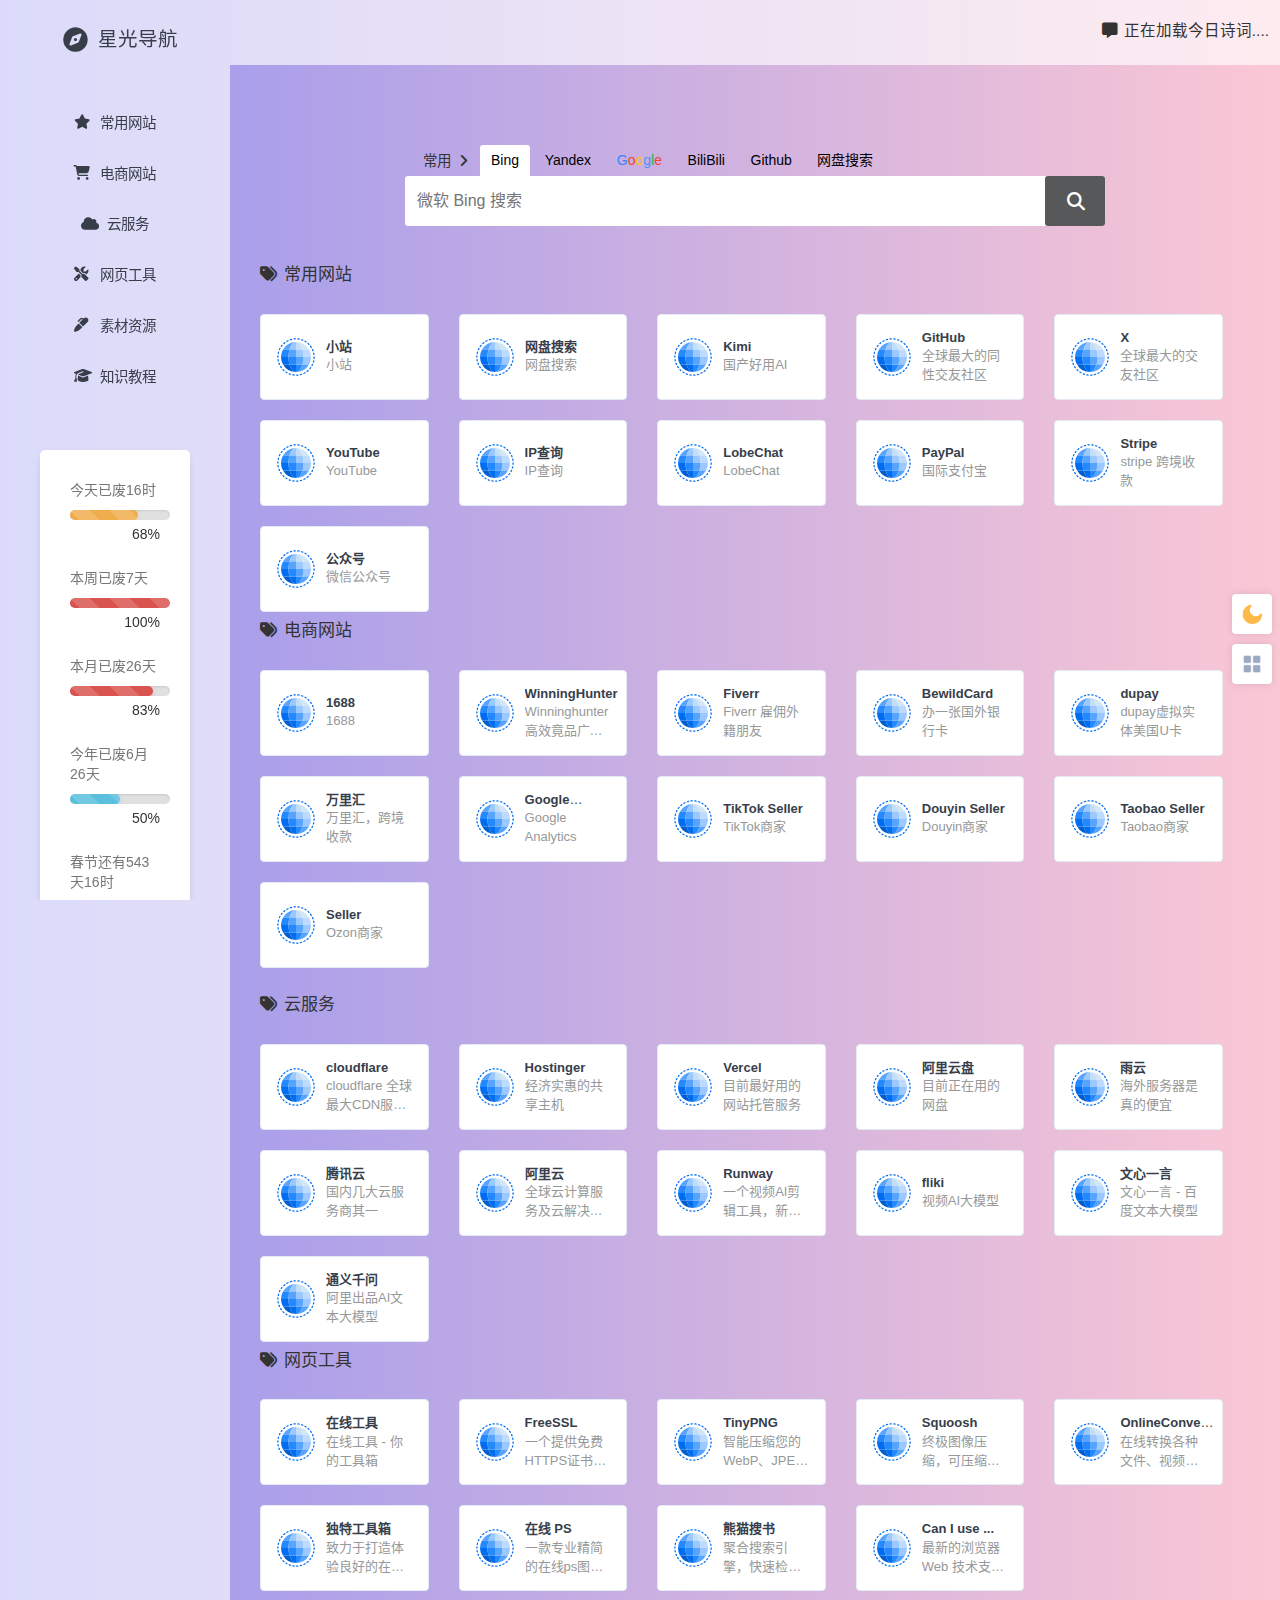
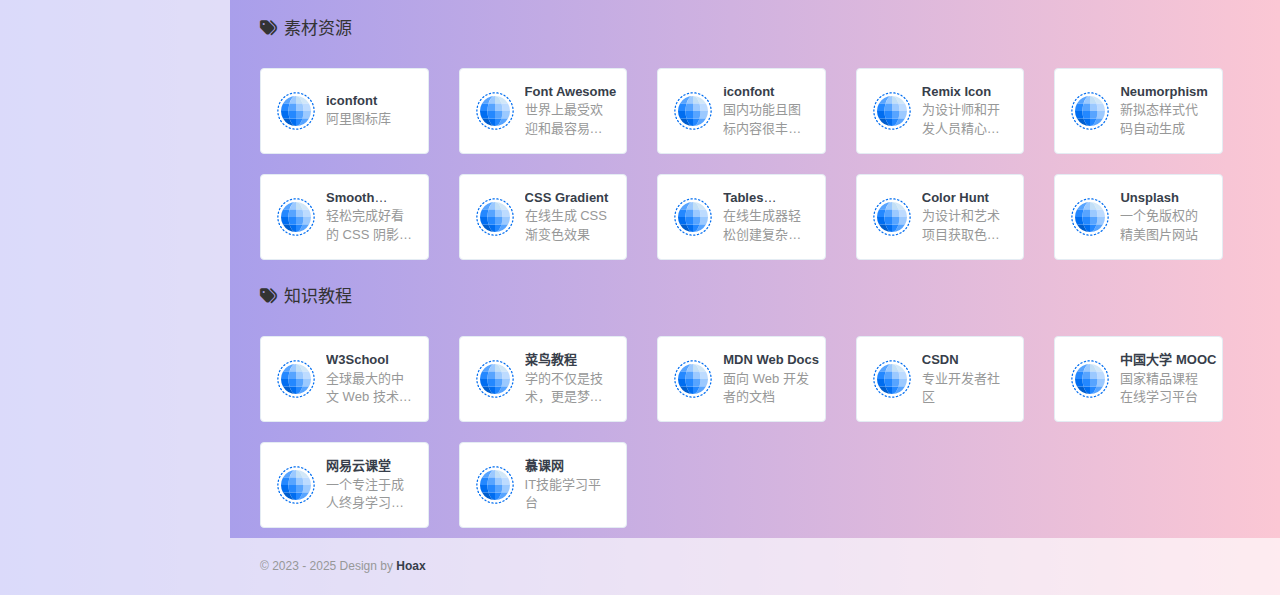
<file: index.html>
<!DOCTYPE html>
<html lang="zh-CN">


<head>
  <head>
  <meta charset="utf-8">
  <meta http-equiv="X-UA-Compatible" content="IE=edge">
  <meta name="viewport" content="width=device-width, initial-scale=1.0" />
  <meta name="author" content="hoax" />
  <title>星光导航</title>
  <meta name="keywords" content="网址导航">
  <meta name="description" content="星光导航，一个有趣的导航网站">
  <link rel="shortcut icon" href="favicon.ico">
<!--  <link rel="stylesheet" href="https://s1.hdslb.com/bfs/static/jinkela/long/font/regular.css" />-->
  
<link rel="stylesheet" href="css/style.min.css">
<link rel="stylesheet" href="css/dark.min.css">
<link rel="stylesheet" href="css/animation.min.css">
<link rel="stylesheet" href="css/mobile.min.css">
<link rel="stylesheet" href="css/loading.min.css">
<link rel="stylesheet" href="https://lf26-cdn-tos.bytecdntp.com/cdn/expire-1-y/font-awesome/6.0.0/css/all.min.css">
<link rel="stylesheet" href="css/bootstrap.min.css">
    <style>
      body{background:linear-gradient(to right,#9796f0,#fbc7d4);color:#333;display:flex;flex-direction:column;align-items:center;}
      .reviews-container{background-color:#fff;border-radius:5px;box-shadow:0 3px 10px -5px rgba(0,0,0,0.3);padding:20px}
      .review{color:#777;padding:10px 10px 20px 10px;font-size:14px}
      .progress{background-color:rgba(100,100,100,0.2);border-radius:5px;position:relative;height:10px;width:100px;margin-right:50px;margin-top:10px}
      .progress-done{background:linear-gradient(to left,#f2709c,#ff9472);box-shadow:0 3px 3px -5px #f2709c,0 2px 5px #f2709c;border-radius:5px;height:10px;transition:width 2s ease .3s;animation:barberpole 9s linear infinite;background-image:linear-gradient(45deg,rgba(255,255,255,.15) 25%,transparent 25%,transparent 50%,rgba(255,255,255,.15) 50%,rgba(255,255,255,.15) 75%,transparent 75%,transparent);background-size:40px 40px}@keyframes barberpole{from{background-position:0 0}to{background-position:100px 0}}
      .percent{color:#333;float:right;margin-top:-14px}.social-panel-container{position:fixed;right:0;bottom:80px;transform:translateX(100%);transition:transform .4s ease-in-out}.social-panel-container.visible{transform:translateX(-10px)}.social-panel{background-color:#fff;border-radius:16px;box-shadow:0 16px 31px -17px rgba(0,31,97,0.6);border:5px solid #001f61;display:flex;flex-direction:column;justify-content:center;align-items:center;font-family:'Muli';position:relative;height:169px;width:370px;max-width:calc(100% - 10px)}.social-panel button.close-btn{border:0;color:#97a5ce;cursor:pointer;font-size:20px;position:absolute;top:5px;right:5px}
      .social-panel button.close-btn:focus{outline:0}
      .social-panel p{background-color:#001f61;border-radius:0 0 10px 10px;color:#fff;font-size:14px;line-height:18px;padding:2px 17px 6px;position:absolute;top:0;left:50%;margin:0;transform:translateX(-50%);text-align:center;width:235px}
      .social-panel p a{color:#ff7500;text-decoration:none}.social-panel h4{margin:20px 0;color:#97a5ce;font-family:'Muli';font-size:14px;line-height:18px;text-transform:uppercase}.social-panel ul{display:flex;list-style-type:none;padding:0;margin:0}.social-panel ul li{margin:0 10px}.social-panel ul li a{border:1px solid #dce1f2;border-radius:50%;color:#001f61;font-size:20px;display:flex;justify-content:center;align-items:center;height:50px;width:50px;text-decoration:none}
      .social-panel ul li a:hover{border-color:#ff6a00;box-shadow:0 9px 12px -9px #ff6a00}.floating-btn{border-radius:26.5px;background-color:#001f61;border:1px solid #001f61;box-shadow:0 16px 22px -17px #03153b;color:#fff;cursor:pointer;font-size:16px;line-height:20px;padding:12px 20px;position:fixed;bottom:20px;right:20px;z-index:999}.floating-btn:hover{background-color:#fff;color:#001f61}.floating-btn:focus{outline:0}.floating-text{background-color:#001f61;border-radius:10px 10px 0 0;color:#fff;font-family:'Muli';padding:7px 15px;position:fixed;bottom:0;left:50%;transform:translateX(-50%);text-align:center;z-index:998}.floating-text a{color:#ff7500;text-decoration:none}
    </style>
  
<script src="https://cdn.staticfile.org/jquery/3.6.0/jquery.min.js"></script>

  <script>
    var userDefinedSearchData = {};
    var expandAll = false;
  </script>
  
<script src="js/header.min.js"></script>

  <!-- HTML5 shim and Respond.js IE8 support of HTML5 elements and media queries -->
  <!--[if lt IE 9]>
        
<script src="js/html5shiv.min.js"></script>

        
<script src="js/respond.min.js"></script>

    <![endif]-->
  <!-- / FB Open Graph -->
  <meta property="og:type" content="article">
  <meta property="og:url" content="https://tab.aisa.fun">
  <meta property="og:title" content="星光导航">
  <meta property="og:description" content="一个有趣的导航页面！">
  <meta property="og:site_name" content="星光导航">
  
  <meta property="og:image" content="images/webstack_banner_cn.png">
  
  <!-- / Twitter Cards -->
  <meta name="twitter:card" content="summary_large_image">
  <meta name="twitter:title" content="星光导航 - X">
  <meta name="twitter:description" content="X">
  
  <meta name="twitter:image" content="images/webstack_banner_cn.png">
  
  
  <!-- 直接添加html内容即可 -->
<!-- 可设置多行 -->
<!-- Izitoast -->
<link rel="stylesheet" href="https://lf3-cdn-tos.bytecdntp.com/cdn/expire-1-M/izitoast/1.4.0/css/iziToast.min.css">
<script type="text/javascript"
    src="https://lf26-cdn-tos.bytecdntp.com/cdn/expire-1-M/izitoast/1.4.0/js/iziToast.min.js">
</script>
  
<meta name="generator" content="Hexo 5.4.2"></head>

</head>





<body class="page-body">
  <!--加载动画-->
  <!--<div id="loading-box">
    <div class="spinner-box">
      <span class="loader"></span>
      <div class="loading-word">
        <p class="loading-title">星光导航</p>
      </div>
    </div>
  </div>-->
  <div class="page-container">
    <div class="sidebar-menu toggle-others fixed">
  <div class="sidebar-menu-inner">
    <header class="logo-env">
      <div class="logo">
        <a rel="go-top"><i class="fa-solid fa-compass"></i></a>
        <div class="logo-text">
          <a rel="go-top">星光导航</a>
        </div>
      </div>
      <div class="mobile-menu-toggle visible-xs">
        <a onclick="switchNightMode()">
          <i class="fa-solid fa-circle-half-stroke"></i>
        </a>
        <a href="" data-toggle="mobile-menu">
          <i class="fa-solid fa-bars"></i>
        </a>
      </div>
    </header>
    <ul id="main-menu" class="main-menu">
      
      <li class="">
        
          <a href="#常用网站" class="smooth">
            
            <i class="fa-solid fa-star"></i>
            <span class="title">常用网站</span>
          </a>
      </li>
      <li class="">
        <a href="#电商网站" class="smooth">
          <i class="fa-solid fa-shopping-cart"></i>
          <span class="title">电商网站</span>
        </a>
      </li>
      <li class="">
        <a href="#云服务" class="smooth">
          <i class="fa-solid fa-cloud"></i>
          <span class="title">云服务</span>
        </a>
      </li>
      
      <li class="">
          <a href="#网页工具" class="smooth">
            <i class="fa-solid fa-screwdriver-wrench"></i>
            <span class="title">网页工具</span>
          </a>
      </li>
      
      <li class="">
          <a href="#素材资源" class="smooth">
            <i class="fa-solid fa-marker"></i>
            <span class="title">素材资源</span>
          </a>
      </li>
      
      <li class="">
        
          <a href="#知识教程" class="smooth">
            
            <i class="fa-solid fa-graduation-cap"></i>
            <span class="title">知识教程</span>
          </a>
      </li>
      
      
      <hr style="margin-bottom: 32px; border-top: none;" />

      <div class="reviews-container">
        <div class="review time">
          <span class="icon-container"></span>
          <div class="progress">
            <div class="progress-done" data-done=""></div>
          </div>
          <span class="percent"></span>
        </div>
        <div class="review week">
          <span class="icon-container"></span>
          <div class="progress">
            <div class="progress-done" data-done=""></div>
          </div>
          <span class="percent"></span>
        </div>
        <div class="review month">
          <span class="icon-container"></span>
          <div class="progress">
            <div class="progress-done" data-done=""></div>
          </div>
          <span class="percent"></span>
        </div>
        <div class="review year">
          <span class="icon-container"></span>
          <div class="progress">
            <div class="progress-done" data-done=""></div>
          </div>
          <span class="percent"></span>
        </div>
        <div class="review festival">
          <span class="icon-container"></span>
          <div class="progress">
            <div class="progress-done" data-done=""></div>
          </div>
          <span class="percent"></span>
        </div>
      </div>
    </ul>
  </div>
</div>

    <div class="main-content">
      <nav class="navbar user-info-navbar" id="navbar" role="navigation">
        <ul class="user-info-menu left-links list-inline list-unstyled">

          <li class="menu-item" style="margin-left:auto;margin-right: 10px;">
            <i class="fa-solid fa-message" style="margin-right:6px"></i>
            <span id="jinrishici-sentence">正在加载今日诗词....</span>
            <script src="https://sdk.jinrishici.com/v2/browser/jinrishici.js" charset="utf-8"></script>
          </li>
        </ul>
      </nav>
      
      <!-- 搜索 -->
      <div id="search" class="s-search">
        <div id="search-list" class="hide-type-list">
          <div class="s-type">
            <span></span>
            <div class="s-type-list animated fadeInUp">
              <label for="type-bing1">常用</label>
              <label for="type-search">搜索</label>
              <label for="type-br">工具</label>
              <label for="type-zhihu">社区</label>
              <label for="type-taobao1">生活</label>
              <label for="type-zhaopin">求职</label>
            </div>
          </div>
          <div class="search-group group-a">
            <span class="type-text">常用</span>
            <ul class="search-type">
              <li><input hidden type="radio" name="type" id="type-bing1" value="https://cn.bing.com/search?q="
                         data-placeholder="微软 Bing 搜索">
                <label for="type-bing1"><span style="color:#000000" class="dark-text">Bing</span></label>
                <!--<label for="type-bing1"><span style="color:#007daa">Bing</span>-->
                </label>
              </li>
              <li><input hidden type="radio" name="type" id="type-yandex" value="https://yandex.com/search/?text="
                         data-placeholder="Yandex搜索">
                <label for="type-yandex"><span style="color:#000000" class="dark-text">Yandex</span></label>
                </label>
              </li>
              <li><input hidden type="radio" name="type" id="type-google" value="https://www.google.com/search?q="
                  data-placeholder="谷歌搜索"><label for="type-google"><span style="color:#3B83FA">G</span><span
                    style="color:#F3442C">o</span><span style="color:#FFC300">o</span><span
                    style="color:#4696F8">g</span><span style="color:#2CAB4E">l</span><span
                    style="color:#F54231">e</span></label></li>
              <li><input hidden type="radio" name="type" id="type-bili1"
                  value="https://search.bilibili.com/all?keyword=" data-placeholder="哔哩哔哩搜索">
                <label for="type-bili1"><span style="color:#000000" class="dark-text">BiliBili</span></label>
              </li>
              <li><input hidden type="radio" name="type" id="type-git1"
                  value="https://github.com/search?utf8=%E2%9C%93&q=" data-placeholder="搜索 Github 仓库">
                <label for="type-git1"><span style="color:#000000" class="dark-text">Github</span></label>
              </li>
              <li><input hidden type="radio" name="type" id="type-aisa" value="https://so.aisa.fun/search?keyword="
                         data-placeholder="美女">
                <label for="type-aisa"><span style="color:#000000" class="dark-text">网盘搜索</span></label>
                </label>
              </li>
            </ul>
          </div>
          <div class="search-group group-b">
            <span class="type-text">搜索</span>
            <ul class="search-type">
              <li><input hidden type="radio" name="type" id="type-yandex1" value="https://yandex.com/search/?text="
                         data-placeholder="Yandex搜索">
                <label for="type-yandex"><span style="color:#000000" class="dark-text">Yandex</span></label>
                </label>
              </li>
              <li><input hidden type="radio" name="type" id="type-search" value="https://www.baidu.com/s?wd="
                  data-placeholder="百度一下，你就知道"><label for="type-search"><span style="color:#2319dc"
                    class="dark-text">百度</span></label>
              </li>
              <li><input hidden type="radio" name="type" id="type-bing" value="https://cn.bing.com/search?q="
                  data-placeholder="微软 Bing 搜索"><label for="type-bing"><span style="color:#007daa">Bing</span></label>
              </li>
              <li><input hidden type="radio" name="type" id="type-google1" value="https://www.google.com/search?q="
                  data-placeholder="谷歌搜索"><label for="type-google1"><span style="color:#3B83FA">G</span><span
                    style="color:#F3442C">o</span><span style="color:#FFC300">o</span><span
                    style="color:#4696F8">g</span><span style="color:#2CAB4E">l</span><span
                    style="color:#F54231">e</span></label></li>
              <li><input hidden type="radio" name="type" id="type-bili" value="https://search.bilibili.com/all?keyword="
                  data-placeholder="哔哩哔哩搜索"><label for="type-bili"><span style="color:#00a1d6">BiliBili</span></label>
              </li>
              <li><input hidden type="radio" name="type" id="type-zhihu1"
                         value="https://www.zhihu.com/search?type=content&q=" data-placeholder="知乎，与你分享刚编的故事"><label
                      for="type-zhihu"><span style="color:#0084ff">知乎</span></label></li>
              <li><input hidden type="radio" name="type" id="type-git"
                  value="https://github.com/search?utf8=%E2%9C%93&q=" data-placeholder="搜索 Github 仓库"><label
                  for="type-git"><span style="color:#000000" class="dark-text">Github</span></label></li>
            </ul>
          </div>
          <div class="search-group group-c">
            <span class="type-text">工具</span>
            <ul class="search-type">
              <li><input hidden type="radio" name="type" id="type-ping" value="https://ping.chinaz.com/"
                  data-placeholder="请输入网址 ( 不带http:// )"><label for="type-ping"><span
                    style="color:#00599e">PING检测</span></label></li>
              <li><input hidden type="radio" name="type" id="type-icp" value="https://icp.chinaz.com/"
                  data-placeholder="请输入网址 ( 不带http:// )"><label for="type-icp"><span
                    style="color:#ffac00">备案查询</span></label></li>
              <li><input hidden type="radio" name="type" id="type-br" value="https://rank.chinaz.com/all/"
                  data-placeholder="请输入网址 ( 不带http:// )"><label for="type-br"><span
                    style="color:#55a300">权重查询</span></label></li>
              <li><input hidden type="radio" name="type" id="type-links" value="https://link.chinaz.com/"
                  data-placeholder="请输入网址 ( 不带http:// )"><label for="type-links"><span style="color:#313439"
                    class="dark-text">友链检测</span></label></li>
              <li><input hidden type="radio" name="type" id="type-404" value="https://stool.chinaz.com/https?url="
                  data-placeholder="请输入网址 ( 不带http:// )"><label for="type-404"><span
                    style="color:#f00">HTTPS检测</span></label></li>
              <li><input hidden type="radio" name="type" id="type-ciku" value="https://seo.chinaz.com/"
                  data-placeholder="请输入网址 ( 不带http:// )"><label for="type-ciku"><span
                    style="color:#016DBD">SEO查询</span></label></li>
            </ul>
          </div>
          <div class="search-group group-d">
            <span class="type-text">社区</span>
            <ul class="search-type">
              <li><input hidden type="radio" name="type" id="type-wechat"
                  value="http://weixin.sogou.com/weixin?type=2&query=" data-placeholder="微信"><label
                  for="type-wechat"><span style="color:#00a06a">微信</span></label></li>
              <li><input hidden type="radio" name="type" id="type-weibo" value="http://s.weibo.com/weibo/"
                  data-placeholder="微博"><label for="type-weibo"><span style="color:#e6162d">微博</span></label></li>
              <li><input hidden type="radio" name="type" id="type-douban" value="https://www.douban.com/search?q="
                  data-placeholder="豆瓣"><label for="type-douban"><span style="color:#55a300">豆瓣</span></label></li>
              <li><input hidden type="radio" name="type" id="type-why" value="https://ask.seowhy.com/search/?q="
                  data-placeholder="SEO问答社区"><label for="type-why"><span style="color:#428bca">搜外问答</span></label></li>
            </ul>
          </div>
          <div class="search-group group-e">
            <span class="type-text">生活</span>
            <ul class="search-type">
              <li><input hidden type="radio" name="type" id="type-taobao1" value="https://s.taobao.com/search?q="
                  data-placeholder="淘宝"><label for="type-taobao1"><span style="color:#f40">淘宝</span></label></li>
              <li><input hidden type="radio" name="type" id="type-jd" value="https://search.jd.com/Search?keyword="
                  data-placeholder="京东"><label for="type-jd"><span style="color:#c91623">京东</span></label></li>
              <li><input hidden type="radio" name="type" id="type-xiachufang"
                  value="http://www.xiachufang.com/search/?keyword=" data-placeholder="下厨房"><label
                  for="type-xiachufang"><span style="color:#dd3915">下厨房</span></label></li>
              <li><input hidden type="radio" name="type" id="type-xiangha"
                  value="https://www.xiangha.com/so/?q=caipu&s=" data-placeholder="香哈菜谱"><label for="type-xiangha"><span
                    style="color:#930">香哈菜谱</span></label></li>
              <li><input hidden type="radio" name="type" id="type-12306" value="http://www.12306.cn/?"
                  data-placeholder="12306"><label for="type-12306"><span style="color:#07f">12306</span></label></li>
              <li><input hidden type="radio" name="type" id="type-qunar" value="https://www.qunar.com/?"
                  data-placeholder="去哪儿"><label for="type-qunar"><span style="color:#00afc7">去哪儿</span></label></li>
              <li><input hidden type="radio" name="type" id="type-快递100" value="http://www.kuaidi100.com/?"
                  data-placeholder="快递100"><label for="type-快递100"><span style="color:#3278e6">快递100</span></label></li>
            </ul>
          </div>
          <div class="search-group group-f">
            <span class="type-text">求职</span>
            <ul class="search-type">
              <li><input hidden type="radio" name="type" id="type-zhaopin"
                  value="https://sou.zhaopin.com/jobs/searchresult.ashx?kw=" data-placeholder="智联招聘"><label
                  for="type-zhaopin"><span style="color:#689fee">智联招聘</span></label></li>
              <li><input hidden type="radio" name="type" id="type-lagou" value="https://www.lagou.com/jobs/list_"
                  data-placeholder="拉钩网"><label for="type-lagou"><span style="color:#00b38a">拉钩网</span></label></li>
              <li><input hidden type="radio" name="type" id="type-liepin" value="https://www.liepin.com/zhaopin/?key="
                  data-placeholder="猎聘网"><label for="type-liepin"><span style="color:#303a40"
                    class="dark-text">猎聘网</span></label></li>
            </ul>
          </div>
        </div>
        <form action="?s=" method="get" target="_blank" id="super-search-fm"><input type="text" id="search-text"
            placeholder="输入关键字搜索" style="outline:0" autocomplete="off"><button type="submit"><i
              class="fa fa-search "></i></button></form>
        <div class="set-check hidden-xs">
          <input type="checkbox" id="set-search-blank" class="bubble-3" autocomplete="off">
        </div>
      </div>
      <script type="text/javascript">
        eval(function (e, t, a, c, i, n) {
          if (i = function (e) {
              return (e < t ? "" : i(parseInt(e / t))) + (35 < (e %= t) ? String.fromCharCode(e + 29) : e.toString(
                36))
            }, !"".replace(/^/, String)) {
            for (; a--;) n[i(a)] = c[a] || i(a);
            c = [function (e) {
              return n[e]
            }], i = function () {
              return "\\w+"
            }, a = 1
          }
          for (; a--;) c[a] && (e = e.replace(new RegExp("\\b" + i(a) + "\\b", "g"), c[a]));
          return e
        }('!2(){2 g(){h(),i(),j(),k()}2 h(){d.9=s()}2 i(){z a=4.8(\'A[B="7"][5="\'+p()+\'"]\');a&&(a.9=!0,l(a))}2 j(){v(u())}2 k(){w(t())}2 l(a){P(z b=0;b<e.O;b++)e[b].I.1c("s-M");a.F.F.F.I.V("s-M")}2 m(a,b){E.H.S("L"+a,b)}2 n(a){6 E.H.Y("L"+a)}2 o(a){f=a.3,v(u()),w(a.3.5),m("7",a.3.5),c.K(),l(a.3)}2 p(){z b=n("7");6 b||a[0].5}2 q(a){m("J",a.3.9?1:-1),x(a.3.9)}2 r(a){6 a.11(),""==c.5?(c.K(),!1):(w(t()+c.5),x(s()),s()?E.U(b.G,+T X):13.Z=b.G,10 0)}2 s(){z a=n("J");6 a?1==a:!0}2 t(){6 4.8(\'A[B="7"]:9\').5}2 u(){6 4.8(\'A[B="7"]:9\').W("14-N")}2 v(a){c.1e("N",a)}2 w(a){b.G=a}2 x(a){a?b.3="1a":b.16("3")}z y,a=4.R(\'A[B="7"]\'),b=4.8("#18-C-19"),c=4.8("#C-12"),d=4.8("#17-C-15"),e=4.R(".C-1b"),f=a[0];P(g(),y=0;y<a.O;y++)a[y].D("Q",o);d.D("Q",q),b.D("1d",r)}();',
          62, 77,
          "||function|target|document|value|return|type|querySelector|checked||||||||||||||||||||||||||var|input|name|search|addEventListener|window|parentNode|action|localStorage|classList|newWindow|focus|superSearch|current|placeholder|length|for|change|querySelectorAll|setItem|new|open|add|getAttribute|Date|getItem|href|void|preventDefault|text|location|data|blank|removeAttribute|set|super|fm|_blank|group|remove|submit|setAttribute"
          .split("|"), 0, {}));
      </script>
      <!-- 搜索 end -->
      
      <!-- 公告栏 -->
      <div id="bulletin_box" class="alert alert-primary" role="alert" style="display:none">
        <div class="d-flex text-muted">
          <div><i class="fa-solid fa-bullhorn"></i></div>
          <div class="bulletin mx-1 mx-md-2">
            <ul class="bulletin-ul">
              <li class="scrolltext-title overflowClip_1"><a rel="bulletin">发布测试</a> ( 9 / 26 )</li>
            </ul>
          </div>
          <a title="关闭公告" href="javascript:;" rel="external nofollow" onclick="$('#bulletin_box').slideUp('slow');"
            style="margin-left:auto"><i class="fa-solid fa-xmark"></i></a>
        </div>
      </div>
      <script>
        $(document).ready(function () {
          var ul = $(".bulletin-ul");
          var li = ul.children();
          if (li.length > 1) {
            var liHight = $(li[0]).height();
            setInterval('AutoScroll(".bulletin",' + liHight + ')', 1000);
          }
        });

        function AutoScroll(obj, hight) {
          $(obj).find("ul:first").animate({
            marginTop: "-" + hight + "px"
          }, 500, function () {
            $(this).css({
              marginTop: "0px"
            }).find("li:first").appendTo(this);
          });
        }
      </script>
      <!-- 公告栏 end -->
      <h4 class="text-gray">
        <i class="fa-solid fa-tags" style="margin-right: 7px;" id="常用网站"></i>常用网站
      </h4>
<div class="row">
  <div class="col-sm-3">
    <div class="xe-widget xe-conversations box2 label-info" onclick="window.open('https://soot.us.kg/', '_blank')" data-toggle="tooltip" data-placement="bottom" title="" data-original-title="https://soot.us.kg/">
      <div class="xe-comment-entry">
        <a class="xe-user-img">
          <img data-src="/images/wiznote.svg" class="lozad img-circle" width="40" src="/images/loading.svg">
        </a>
        <div class="xe-comment">
          <a href="#" class="xe-user-name overflowClip_1">
            <strong>小站</strong>
          </a>
          <p class="overflowClip_2">小站</p>
        </div>
      </div>
    </div>
  </div>
  <div class="col-sm-3">
    <div class="xe-widget xe-conversations box2 label-info" onclick="window.open('https://so.aisa.fun/en', '_blank')" data-toggle="tooltip" data-placement="bottom" title="" data-original-title="https://so.aisa.fun/en">
      <div class="xe-comment-entry">
        <a class="xe-user-img">
          <img data-src="/images/logos/yandex.svg" class="lozad img-circle" width="40" src="/images/loading.svg">
        </a>
        <div class="xe-comment">
          <a href="#" class="xe-user-name overflowClip_1">
            <strong>网盘搜索</strong>
          </a>
          <p class="overflowClip_2">网盘搜索</p>
        </div>
      </div>
    </div>
  </div>
  <div class="col-sm-3">
    <div class="xe-widget xe-conversations box2 label-info" onclick="window.open('https://kimi.moonshot.cn/', '_blank')" data-toggle="tooltip" data-placement="bottom" title="" data-original-title="https://kimi.moonshot.cn/">
      <div class="xe-comment-entry">
        <a class="xe-user-img">
          <img data-src="/images/logos/kimi.png" class="lozad img-circle" width="40" src="/images/loading.svg">
        </a>
        <div class="xe-comment">
          <a href="#" class="xe-user-name overflowClip_1">
            <strong>Kimi</strong>
          </a>
          <p class="overflowClip_2">国产好用AI</p>
        </div>
      </div>
    </div>
  </div>
  <div class="col-sm-3">
    <div class="xe-widget xe-conversations box2 label-info" onclick="window.open('https://github.com/', '_blank')" data-toggle="tooltip" data-placement="bottom" title="" data-original-title="https://github.com/">
      <div class="xe-comment-entry">
        <a class="xe-user-img">
          <img data-src="/images/logos/github.png" class="lozad img-circle" width="40" src="/images/loading.svg">
        </a>
        <div class="xe-comment">
          <a href="#" class="xe-user-name overflowClip_1">
            <strong>GitHub</strong>
          </a>
          <p class="overflowClip_2">全球最大的同性交友社区</p>
        </div>
      </div>
    </div>
  </div>
  <div class="col-sm-3">
    <div class="xe-widget xe-conversations box2 label-info" onclick="window.open('https://x.com/', '_blank')" data-toggle="tooltip" data-placement="bottom" title="" data-original-title="https://x.com/">
      <div class="xe-comment-entry">
        <a class="xe-user-img">
          <img data-src="/images/x.svg" class="lozad img-circle" width="40" src="/images/loading.svg">
        </a>
        <div class="xe-comment">
          <a href="#" class="xe-user-name overflowClip_1">
            <strong>X</strong>
          </a>
          <p class="overflowClip_2">全球最大的交友社区</p>
        </div>
      </div>
    </div>
  </div>

  <div class="col-sm-3">
    <div class="xe-widget xe-conversations box2 label-info" onclick="window.open('https://www.youtube.com', '_blank')" data-toggle="tooltip" data-placement="bottom" title="" data-original-title="https://www.youtube.com">
      <div class="xe-comment-entry">
        <a class="xe-user-img">
          <img data-src="/images/Youtube.svg" class="lozad img-circle" width="40" src="/images/loading.svg">
        </a>
        <div class="xe-comment">
          <a href="#" class="xe-user-name overflowClip_1">
            <strong>YouTube</strong>
          </a>
          <p class="overflowClip_2">YouTube</p>
        </div>
      </div>
    </div>
  </div>

  <div class="col-sm-3">
    <div class="xe-widget xe-conversations box2 label-info" onclick="window.open('https://zh-hans.ipshu.com', '_blank')" data-toggle="tooltip" data-placement="bottom" title="" data-original-title="https://zh-hans.ipshu.com">
      <div class="xe-comment-entry">
        <a class="xe-user-img">
          <img data-src="/images/ip.svg" class="lozad img-circle" width="40" src="/images/loading.svg">
        </a>
        <div class="xe-comment">
          <a href="#" class="xe-user-name overflowClip_1">
            <strong>IP查询</strong>
          </a>
          <p class="overflowClip_2">IP查询</p>
        </div>
      </div>
    </div>
  </div>
  
  <div class="col-sm-3">
    <div class="xe-widget xe-conversations box2 label-info" onclick="window.open('https://chat.chemicox.com/', '_blank')" data-toggle="tooltip" data-placement="bottom" title="" data-original-title="https://replit.com/">
      <div class="xe-comment-entry">
        <a class="xe-user-img">
          <img data-src="/images/logos/chat.png" class="lozad img-circle" width="40" src="/images/loading.svg">
        </a>
        <div class="xe-comment">
          <a href="#" class="xe-user-name overflowClip_1">
            <strong>LobeChat</strong>
          </a>
          <p class="overflowClip_2">LobeChat</p>
        </div>
      </div>
    </div>
  </div>

  <div class="col-sm-3">
    <div class="xe-widget xe-conversations box2 label-info" onclick="window.open('https://www.paypal.com/', '_blank')" data-toggle="tooltip" data-placement="bottom" title="" data-original-title="https://www.paypal.com/">
      <div class="xe-comment-entry">
        <a class="xe-user-img">
          <img data-src="/images/logos/paypal.png" class="lozad img-circle" width="40" src="/images/loading.svg">
        </a>
        <div class="xe-comment">
          <a href="#" class="xe-user-name overflowClip_1">
            <strong>PayPal</strong>
          </a>
          <p class="overflowClip_2">国际支付宝</p>
        </div>
      </div>
    </div>
  </div>

  <div class="col-sm-3">
    <div class="xe-widget xe-conversations box2 label-info" onclick="window.open('https://dashboard.stripe.com/', '_blank')" data-toggle="tooltip" data-placement="bottom" title="" data-original-title="https://dashboard.stripe.com/">
      <div class="xe-comment-entry">
        <a class="xe-user-img">
          <img data-src="/images/logos/stripe.png" class="lozad img-circle" width="40" src="/images/loading.svg">
        </a>
        <div class="xe-comment">
          <a href="#" class="xe-user-name overflowClip_1">
            <strong>Stripe</strong>
          </a>
          <p class="overflowClip_2">stripe 跨境收款</p>
        </div>
      </div>
    </div>
  </div>

  <div class="col-sm-3">
    <div class="xe-widget xe-conversations box2 label-info" onclick="window.open('https://mp.weixin.qq.com/', '_blank')" data-toggle="tooltip" data-placement="bottom" title="" data-original-title="https://mp.weixin.qq.com/">
      <div class="xe-comment-entry">
        <a class="xe-user-img">
          <img data-src="/images/logos/xmsoushu.png" class="lozad img-circle" width="40" src="/images/loading.svg">
        </a>
        <div class="xe-comment">
          <a href="#" class="xe-user-name overflowClip_1">
            <strong>公众号</strong>
          </a>
          <p class="overflowClip_2">微信公众号</p>
        </div>
      </div>
    </div>
  </div>
</div>
      <h4 class="text-gray">
        <i class="fa-solid fa-tags" style="margin-right: 7px;" id="电商网站"></i>电商网站
      </h4>
<div class="row">
  <div class="col-sm-3">
    <div class="xe-widget xe-conversations box2 label-info" onclick="window.open('https://www.1688.com', '_blank')" data-toggle="tooltip" data-placement="bottom" title="" data-original-title="https://www.1688.com">
      <div class="xe-comment-entry">
        <a class="xe-user-img">
          <img data-src="/images/1688.svg" class="lozad img-circle" width="40" src="/images/loading.svg">
        </a>
        <div class="xe-comment">
          <a href="#" class="xe-user-name overflowClip_1">
            <strong>1688</strong>
          </a>
          <p class="overflowClip_2">1688</p>
        </div>
      </div>
    </div>
  </div>
  <div class="col-sm-3">
    <div class="xe-widget xe-conversations box2 label-info" onclick="window.open('https://winninghunter.com/', '_blank')" data-toggle="tooltip" data-placement="bottom" title="" data-original-title="https://winninghunter.com/">
      <div class="xe-comment-entry">
        <a class="xe-user-img">
          <img data-src="/images/logos/remixicon.png" class="lozad img-circle" width="40" src="/images/loading.svg">
        </a>
        <div class="xe-comment">
          <a href="#" class="xe-user-name overflowClip_1">
            <strong>WinningHunter</strong>
          </a>
          <p class="overflowClip_2">Winninghunter 高效竟品广告分析及选品工具</p>
        </div>
      </div>
    </div>
  </div>
  <div class="col-sm-3">
    <div class="xe-widget xe-conversations box2 label-info" onclick="window.open('https://www.fiverr.com/', '_blank')" data-toggle="tooltip" data-placement="bottom" title="" data-original-title="https://www.fiverr.com/">
      <div class="xe-comment-entry">
        <a class="xe-user-img">
          <img data-src="/images/logos/fiverr.png" class="lozad img-circle" width="40" src="/images/loading.svg">
        </a>
        <div class="xe-comment">
          <a href="#" class="xe-user-name overflowClip_1">
            <strong>Fiverr</strong>
          </a>
          <p class="overflowClip_2">Fiverr 雇佣外籍朋友</p>
        </div>
      </div>
    </div>
  </div>
  <div class="col-sm-3">
    <div class="xe-widget xe-conversations box2 label-info" onclick="window.open('https://bewildcard.com/', '_blank')" data-toggle="tooltip" data-placement="bottom" title="" data-original-title="https://bewildcard.com/">
      <div class="xe-comment-entry">
        <a class="xe-user-img">
          <img data-src="/images/logos/remixicon.png" class="lozad img-circle" width="40" src="/images/loading.svg">
        </a>
        <div class="xe-comment">
          <a href="#" class="xe-user-name overflowClip_1">
            <strong>BewildCard</strong>
          </a>
          <p class="overflowClip_2">办一张国外银行卡</p>
        </div>
      </div>
    </div>
  </div>
  <div class="col-sm-3">
    <div class="xe-widget xe-conversations box2 label-info" onclick="window.open('https://dupay.one/', '_blank')" data-toggle="tooltip" data-placement="bottom" title="" data-original-title="https://dupay.one/">
      <div class="xe-comment-entry">
        <a class="xe-user-img">
          <img data-src="/images/logos/disqus.png" class="lozad img-circle" width="40" src="/images/loading.svg">
        </a>
        <div class="xe-comment">
          <a href="#" class="xe-user-name overflowClip_1">
            <strong>dupay</strong>
          </a>
          <p class="overflowClip_2">dupay虚拟实体美国U卡</p>
        </div>
      </div>
    </div>
  </div>

  <div class="col-sm-3">
    <div class="xe-widget xe-conversations box2 label-info" onclick="window.open('https://portal.worldfirst.com.cn/', '_blank')" data-toggle="tooltip" data-placement="bottom" title="" data-original-title="https://portal.worldfirst.com.cn/">
      <div class="xe-comment-entry">
        <a class="xe-user-img">
          <img data-src="/images/worldfirst.svg" class="lozad img-circle" width="40" src="/images/loading.svg">
        </a>
        <div class="xe-comment">
          <a href="#" class="xe-user-name overflowClip_1">
            <strong>万里汇</strong>
          </a>
          <p class="overflowClip_2">万里汇，跨境收款</p>
        </div>
      </div>
    </div>
  </div>
  <div class="col-sm-3">
    <div class="xe-widget xe-conversations box2 label-info" onclick="window.open('https://analytics.google.com/', '_blank')" data-toggle="tooltip" data-placement="bottom" title="" data-original-title="https://analytics.google.com/">
      <div class="xe-comment-entry">
        <a class="xe-user-img">
          <img data-src="/images/Google.svg" class="lozad img-circle" width="40" src="/images/loading.svg">
        </a>
        <div class="xe-comment">
          <a href="#" class="xe-user-name overflowClip_1">
            <strong>Google Analytics</strong>
          </a>
          <p class="overflowClip_2">Google Analytics</p>
        </div>
      </div>
    </div>
  </div>

      
  <div class="col-sm-3">
    <div class="xe-widget xe-conversations box2 label-info" onclick="window.open('https://seller.tiktokglobalshop.com', '_blank')" data-toggle="tooltip" data-placement="bottom" title="" data-original-title="https://seller.tiktokglobalshop.com">
      <div class="xe-comment-entry">
        <a class="xe-user-img">
          <img data-src="/images/抖音.svg" class="lozad img-circle" width="40" src="/images/loading.svg">
        </a>
        <div class="xe-comment">
          <a href="#" class="xe-user-name overflowClip_1">
            <strong>TikTok Seller</strong>
          </a>
          <p class="overflowClip_2">TikTok商家</p>
        </div>
      </div>
    </div>
  </div>
  
  <div class="col-sm-3">
    <div class="xe-widget xe-conversations box2 label-info" onclick="window.open('https://fxg.jinritemai.com', '_blank')" data-toggle="tooltip" data-placement="bottom" title="" data-original-title="https://fxg.jinritemai.com">
      <div class="xe-comment-entry">
        <a class="xe-user-img">
          <img data-src="/images/抖音.svg" class="lozad img-circle" width="40" src="/images/loading.svg">
        </a>
        <div class="xe-comment">
          <a href="#" class="xe-user-name overflowClip_1">
            <strong>Douyin Seller</strong>
          </a>
          <p class="overflowClip_2">Douyin商家</p>
        </div>
      </div>
    </div>
  </div>

  <div class="col-sm-3">
    <div class="xe-widget xe-conversations box2 label-info" onclick="window.open('https://myseller.taobao.com', '_blank')" data-toggle="tooltip" data-placement="bottom" title="" data-original-title="https://myseller.taobao.com">
      <div class="xe-comment-entry">
        <a class="xe-user-img">
          <img data-src="/images/千牛.svg" class="lozad img-circle" width="40" src="/images/loading.svg">
        </a>
        <div class="xe-comment">
          <a href="#" class="xe-user-name overflowClip_1">
            <strong>Taobao Seller</strong>
          </a>
          <p class="overflowClip_2">Taobao商家</p>
        </div>
      </div>
    </div>
  </div>
  
  <div class="col-sm-3">
    <div class="xe-widget xe-conversations box2 label-info" onclick="window.open('https://seller.ozon.ru/app/dashboard/main', '_blank')" data-toggle="tooltip" data-placement="bottom" title="" data-original-title="https://seller.ozon.ru/app/dashboard/main">
      <div class="xe-comment-entry">
        <a class="xe-user-img">
          <img data-src="/images/seller.svg" class="lozad img-circle" width="40" src="/images/loading.svg">
        </a>
        <div class="xe-comment">
          <a href="#" class="xe-user-name overflowClip_1">
            <strong>Seller</strong>
          </a>
          <p class="overflowClip_2">Ozon商家</p>
        </div>
      </div>
    </div>
  </div>

  
</div>
<br />


<h4 class="text-gray">
  <i class="fa-solid fa-tags" style="margin-right: 7px;" id="云服务"></i>云服务
</h4>
<div class="row">
  
  <div class="col-sm-3">
    <div class="xe-widget xe-conversations box2 label-info" onclick="window.open('https://cloudflare.com/', '_blank')" data-toggle="tooltip" data-placement="bottom" title="" data-original-title="https://replit.com/">
      <div class="xe-comment-entry">
        <a class="xe-user-img">
          <img data-src="/images/logos/cloudflare.png" class="lozad img-circle" width="40" src="/images/loading.svg">
        </a>
        <div class="xe-comment">
          <a href="#" class="xe-user-name overflowClip_1">
            <strong>cloudflare</strong>
          </a>
          <p class="overflowClip_2">cloudflare 全球最大CDN服务商，托管商</p>
        </div>
      </div>
    </div>
  </div>
  <div class="col-sm-3">
    <div class="xe-widget xe-conversations box2 label-info" onclick="window.open('https://www.hostinger.com/', '_blank')" data-toggle="tooltip" data-placement="bottom" title="" data-original-title="https://www.hostinger.com/">
      <div class="xe-comment-entry">
        <a class="xe-user-img">
          <img data-src="/images/logos/upyun.png" class="lozad img-circle" width="40" src="/images/loading.svg">
        </a>
        <div class="xe-comment">
          <a href="#" class="xe-user-name overflowClip_1">
            <strong>Hostinger</strong>
          </a>
          <p class="overflowClip_2">经济实惠的共享主机</p>
        </div>
      </div>
    </div>
  </div>
  <div class="col-sm-3">
    <div class="xe-widget xe-conversations box2 label-info" onclick="window.open('https://vercel.com/', '_blank')" data-toggle="tooltip" data-placement="bottom" title="" data-original-title="https://vercel.com/">
      <div class="xe-comment-entry">
        <a class="xe-user-img">
          <img data-src="/images/logos/vercel.png" class="lozad img-circle" width="40" src="/images/loading.svg">
        </a>
        <div class="xe-comment">
          <a href="#" class="xe-user-name overflowClip_1">
            <strong>Vercel</strong>
          </a>
          <p class="overflowClip_2">目前最好用的网站托管服务</p>
        </div>
      </div>
    </div>
  </div>
  <div class="col-sm-3">
    <div class="xe-widget xe-conversations box2 label-info" onclick="window.open('https://www.aliyundrive.com/drive', '_blank')" data-toggle="tooltip" data-placement="bottom" title="" data-original-title="https://www.aliyundrive.com/drive">
      <div class="xe-comment-entry">
        <a class="xe-user-img">
          <img data-src="/images/logos/aliyundrive.png" class="lozad img-circle" width="40" src="/images/loading.svg">
        </a>
        <div class="xe-comment">
          <a href="#" class="xe-user-name overflowClip_1">
            <strong>阿里云盘</strong>
          </a>
          <p class="overflowClip_2">目前正在用的网盘</p>
        </div>
      </div>
    </div>
  </div>
  
  <div class="col-sm-3">
    <div class="xe-widget xe-conversations box2 label-info" onclick="window.open('https://www.rainyun.com/MTA5NDgz_', '_blank')" data-toggle="tooltip" data-placement="bottom" title="" data-original-title="https://console.cloud.tencent.com/">
      <div class="xe-comment-entry">
        <a class="xe-user-img">
          <img data-src="/images/logos/yuyun.png" class="lozad img-circle" width="40" src="/images/loading.svg">
        </a>
        <div class="xe-comment">
          <a href="#" class="xe-user-name overflowClip_1">
            <strong>雨云</strong>
          </a>
          <p class="overflowClip_2">海外服务器是真的便宜</p>
        </div>
      </div>
    </div>
  </div>
  <div class="col-sm-3">
    <div class="xe-widget xe-conversations box2 label-info" onclick="window.open('https://console.cloud.tencent.com/', '_blank')" data-toggle="tooltip" data-placement="bottom" title="" data-original-title="https://console.cloud.tencent.com/">
      <div class="xe-comment-entry">
        <a class="xe-user-img">
          <img data-src="/images/logos/cloudtencent.png" class="lozad img-circle" width="40" src="/images/loading.svg">
        </a>
        <div class="xe-comment">
          <a href="#" class="xe-user-name overflowClip_1">
            <strong>腾讯云</strong>
          </a>
          <p class="overflowClip_2">国内几大云服务商其一</p>
        </div>
      </div>
    </div>
  </div>
  
  <div class="col-sm-3">
    <div class="xe-widget xe-conversations box2 label-info" onclick="window.open('https://www.aliyun.com/', '_blank')" data-toggle="tooltip" data-placement="bottom" title="" data-original-title="https://www.aliyun.com/">
      <div class="xe-comment-entry">
        <a class="xe-user-img">
          <img data-src="/images/logos/aliyun.png" class="lozad img-circle" width="40" src="/images/loading.svg">
        </a>
        <div class="xe-comment">
          <a href="#" class="xe-user-name overflowClip_1">
            <strong>阿里云</strong>
          </a>
          <p class="overflowClip_2">全球云计算服务及云解决方案提供商</p>
        </div>
      </div>
    </div>
  </div>
  <div class="col-sm-3">
    <div class="xe-widget xe-conversations box2 label-info" onclick="window.open('https://runwayml.com/', '_blank')" data-toggle="视频AI编辑工具(FREE)" data-placement="bottom" title="" data-original-title="https://runwayml.com/">
      <div class="xe-comment-entry">
        <a class="xe-user-img">
          <img data-src="/images/logos/aliyun.png" class="lozad img-circle" width="40" src="/images/loading.svg">
        </a>
        <div class="xe-comment">
          <a href="#" class="xe-user-name overflowClip_1">
            <strong>Runway</strong>
          </a>
          <p class="overflowClip_2">一个视频AI剪辑工具，新上画笔工具很靠谱</p>
        </div>
      </div>
    </div>
  </div>
  <div class="col-sm-3">
    <div class="xe-widget xe-conversations box2 label-info" onclick="window.open('https://www.fliki.ai/', '_blank')" data-toggle="tooltip" data-placement="bottom" title="" data-original-title="https://www.fliki.ai/">
      <div class="xe-comment-entry">
        <a class="xe-user-img">
          <img data-src="/images/logos/fliki.png" class="lozad img-circle" width="40" src="/images/loading.svg">
        </a>
        <div class="xe-comment">
          <a href="#" class="xe-user-name overflowClip_1">
            <strong>fliki</strong>
          </a>
          <p class="overflowClip_2">视频AI大模型</p>
        </div>
      </div>
    </div>
  </div>
  <div class="col-sm-3">
    <div class="xe-widget xe-conversations box2 label-info" onclick="window.open('https://yiyan.baidu.com/', '_blank')" data-toggle="tooltip" data-placement="bottom" title="" data-original-title="https://tool.lu/">
      <div class="xe-comment-entry">
        <a class="xe-user-img">
          <img data-src="/images/logos/wxyy.png" class="lozad img-circle" width="40" src="/images/loading.svg">
        </a>
        <div class="xe-comment">
          <a href="#" class="xe-user-name overflowClip_1">
            <strong>文心一言</strong>
          </a>
          <p class="overflowClip_2">文心一言 - 百度文本大模型</p>
        </div>
      </div>
    </div>
  </div>
  <div class="col-sm-3">
    <div class="xe-widget xe-conversations box2 label-info" onclick="window.open('https://tongyi.aliyun.com/', '_blank')" data-toggle="tooltip" data-placement="bottom" title="" data-original-title="https://replit.com/">
      <div class="xe-comment-entry">
        <a class="xe-user-img">
          <img data-src="/images/logos/aliyun.png" class="lozad img-circle" width="40" src="/images/loading.svg">
        </a>
        <div class="xe-comment">
          <a href="#" class="xe-user-name overflowClip_1">
            <strong>通义千问</strong>
          </a>
          <p class="overflowClip_2">阿里出品AI文本大模型</p>
        </div>
      </div>
    </div>
  </div>
</div>

      
<h4 class="text-gray">
  <i class="fa-solid fa-tags" style="margin-right: 7px;" id="网页工具"></i>网页工具
</h4>
<div class="row">
  
  <div class="col-sm-3">
    <div class="xe-widget xe-conversations box2 label-info" onclick="window.open('https://tool.lu/', '_blank')" data-toggle="tooltip" data-placement="bottom" title="" data-original-title="https://tool.lu/">
      <div class="xe-comment-entry">
        <a class="xe-user-img">
          <img data-src="/images/logos/toollu.png" class="lozad img-circle" width="40" src="/images/loading.svg">
        </a>
        <div class="xe-comment">
          <a href="#" class="xe-user-name overflowClip_1">
            <strong>在线工具</strong>
          </a>
          <p class="overflowClip_2">在线工具 - 你的工具箱</p>
        </div>
      </div>
    </div>
  </div>
  
  <div class="col-sm-3">
    <div class="xe-widget xe-conversations box2 label-info" onclick="window.open('https://freessl.cn/', '_blank')" data-toggle="tooltip" data-placement="bottom" title="" data-original-title="https://freessl.cn/">
      <div class="xe-comment-entry">
        <a class="xe-user-img">
          <img data-src="/images/logos/freessl.png" class="lozad img-circle" width="40" src="/images/loading.svg">
        </a>
        <div class="xe-comment">
          <a href="#" class="xe-user-name overflowClip_1">
            <strong>FreeSSL</strong>
          </a>
          <p class="overflowClip_2">一个提供免费HTTPS证书申请的网站</p>
        </div>
      </div>
    </div>
  </div>
  
  <div class="col-sm-3">
    <div class="xe-widget xe-conversations box2 label-info" onclick="window.open('https://tinify.cn/', '_blank')" data-toggle="tooltip" data-placement="bottom" title="" data-original-title="https://tinify.cn/">
      <div class="xe-comment-entry">
        <a class="xe-user-img">
          <img data-src="/images/logos/tinify.png" class="lozad img-circle" width="40" src="/images/loading.svg">
        </a>
        <div class="xe-comment">
          <a href="#" class="xe-user-name overflowClip_1">
            <strong>TinyPNG</strong>
          </a>
          <p class="overflowClip_2">智能压缩您的WebP、JPEG和PNG图片</p>
        </div>
      </div>
    </div>
  </div>
  
  <div class="col-sm-3">
    <div class="xe-widget xe-conversations box2 label-info" onclick="window.open('https://squoosh.app/', '_blank')" data-toggle="tooltip" data-placement="bottom" title="" data-original-title="https://squoosh.app/">
      <div class="xe-comment-entry">
        <a class="xe-user-img">
          <img data-src="/images/logos/squoosh.png" class="lozad img-circle" width="40" src="/images/loading.svg">
        </a>
        <div class="xe-comment">
          <a href="#" class="xe-user-name overflowClip_1">
            <strong>Squoosh</strong>
          </a>
          <p class="overflowClip_2">终极图像压缩，可压缩和比较图像</p>
        </div>
      </div>
    </div>
  </div>
  
  <div class="col-sm-3">
    <div class="xe-widget xe-conversations box2 label-info" onclick="window.open('https://onlineconvertfree.com/zh/', '_blank')" data-toggle="tooltip" data-placement="bottom" title="" data-original-title="https://onlineconvertfree.com/zh/">
      <div class="xe-comment-entry">
        <a class="xe-user-img">
          <img data-src="/images/logos/onlineconvertfree.png" class="lozad img-circle" width="40" src="/images/loading.svg">
        </a>
        <div class="xe-comment">
          <a href="#" class="xe-user-name overflowClip_1">
            <strong>OnlineConvertFree</strong>
          </a>
          <p class="overflowClip_2">在线转换各种文件、视频、音频和照片等</p>
        </div>
      </div>
    </div>
  </div>
  
  <div class="col-sm-3">
    <div class="xe-widget xe-conversations box2 label-info" onclick="window.open('https://www.dute.org/', '_blank')" data-toggle="tooltip" data-placement="bottom" title="" data-original-title="https://www.dute.org/">
      <div class="xe-comment-entry">
        <a class="xe-user-img">
          <img data-src="/images/logos/dute.png" class="lozad img-circle" width="40" src="/images/loading.svg">
        </a>
        <div class="xe-comment">
          <a href="#" class="xe-user-name overflowClip_1">
            <strong>独特工具箱</strong>
          </a>
          <p class="overflowClip_2">致力于打造体验良好的在线工具</p>
        </div>
      </div>
    </div>
  </div>

  <div class="col-sm-3">
    <div class="xe-widget xe-conversations box2 label-info" onclick="window.open('https://ps.gaoding.com/', '_blank')" data-toggle="tooltip" data-placement="bottom" title="" data-original-title="https://ps.gaoding.com/">
      <div class="xe-comment-entry">
        <a class="xe-user-img">
          <img data-src="/images/logos/gaoding.png" class="lozad img-circle" width="40" src="/images/loading.svg">
        </a>
        <div class="xe-comment">
          <a href="#" class="xe-user-name overflowClip_1">
            <strong>在线 PS</strong>
          </a>
          <p class="overflowClip_2">一款专业精简的在线ps图片处理软件</p>
        </div>
      </div>
    </div>
  </div>
  
  <div class="col-sm-3">
    <div class="xe-widget xe-conversations box2 label-info" onclick="window.open('https://xmsoushu.com/', '_blank')" data-toggle="tooltip" data-placement="bottom" title="" data-original-title="https://xmsoushu.com/">
      <div class="xe-comment-entry">
        <a class="xe-user-img">
          <img data-src="/images/logos/xmsoushu.png" class="lozad img-circle" width="40" src="/images/loading.svg">
        </a>
        <div class="xe-comment">
          <a href="#" class="xe-user-name overflowClip_1">
            <strong>熊猫搜书</strong>
          </a>
          <p class="overflowClip_2">聚合搜索引擎，快速检索网络图书资源</p>
        </div>
      </div>
    </div>
  </div>
  
  <div class="col-sm-3">
    <div class="xe-widget xe-conversations box2 label-info" onclick="window.open('https://caniuse.com/', '_blank')" data-toggle="tooltip" data-placement="bottom" title="" data-original-title="https://caniuse.com/">
      <div class="xe-comment-entry">
        <a class="xe-user-img">
          <img data-src="/images/logos/CanIuse.png" class="lozad img-circle" width="40" src="/images/loading.svg">
        </a>
        <div class="xe-comment">
          <a href="#" class="xe-user-name overflowClip_1">
            <strong>Can I use ...</strong>
          </a>
          <p class="overflowClip_2">最新的浏览器 Web 技术支持表</p>
        </div>
      </div>
    </div>
  </div>
  
</div>
<br />
      <h4 class="text-gray">
  <i class="fa-solid fa-tags" style="margin-right: 7px;" id="素材资源"></i>素材资源
</h4>
<div class="row">
  <div class="col-sm-3">
    <div class="xe-widget xe-conversations box2 label-info" onclick="window.open('https://www.iconfont.cn/', '_blank')" data-toggle="tooltip" data-placement="bottom" title="" data-original-title="https://www.iconfont.cn/">
      <div class="xe-comment-entry">
        <a class="xe-user-img">
          <img data-src="/images/logos/iconfont.png" class="lozad img-circle" width="40" src="/images/loading.svg">
        </a>
        <div class="xe-comment">
          <a href="#" class="xe-user-name overflowClip_1">
            <strong>iconfont</strong>
          </a>
          <p class="overflowClip_2">阿里图标库</p>
        </div>
      </div>
    </div>
  </div>
  <div class="col-sm-3">
    <div class="xe-widget xe-conversations box2 label-info" onclick="window.open('https://fontawesome.com/', '_blank')" data-toggle="tooltip" data-placement="bottom" title="" data-original-title="https://fontawesome.com/">
      <div class="xe-comment-entry">
        <a class="xe-user-img">
          <img data-src="/images/logos/fontawesome.png" class="lozad img-circle" width="40" src="/images/loading.svg">
        </a>
        <div class="xe-comment">
          <a href="#" class="xe-user-name overflowClip_1">
            <strong>Font Awesome</strong>
          </a>
          <p class="overflowClip_2">世界上最受欢迎和最容易使用的图标集</p>
        </div>
      </div>
    </div>
  </div>
  
  <div class="col-sm-3">
    <div class="xe-widget xe-conversations box2 label-info" onclick="window.open('https://www.iconfont.cn/', '_blank')" data-toggle="tooltip" data-placement="bottom" title="" data-original-title="https://www.iconfont.cn/">
      <div class="xe-comment-entry">
        <a class="xe-user-img">
          <img data-src="/images/logos/iconfont.png" class="lozad img-circle" width="40" src="/images/loading.svg">
        </a>
        <div class="xe-comment">
          <a href="#" class="xe-user-name overflowClip_1">
            <strong>iconfont</strong>
          </a>
          <p class="overflowClip_2">国内功能且图标内容很丰富的矢量图标库</p>
        </div>
      </div>
    </div>
  </div>
  
  <div class="col-sm-3">
    <div class="xe-widget xe-conversations box2 label-info" onclick="window.open('https://remixicon.com/', '_blank')" data-toggle="tooltip" data-placement="bottom" title="" data-original-title="https://remixicon.com/">
      <div class="xe-comment-entry">
        <a class="xe-user-img">
          <img data-src="/images/logos/remixicon.png" class="lozad img-circle" width="40" src="/images/loading.svg">
        </a>
        <div class="xe-comment">
          <a href="#" class="xe-user-name overflowClip_1">
            <strong>Remix Icon</strong>
          </a>
          <p class="overflowClip_2">为设计师和开发人员精心打造的图标库</p>
        </div>
      </div>
    </div>
  </div>
  
  <div class="col-sm-3">
    <div class="xe-widget xe-conversations box2 label-info" onclick="window.open('https://neumorphism.io/', '_blank')" data-toggle="tooltip" data-placement="bottom" title="" data-original-title="https://neumorphism.io/">
      <div class="xe-comment-entry">
        <a class="xe-user-img">
          <img data-src="/images/logos/neumorphism.png" class="lozad img-circle" width="40" src="/images/loading.svg">
        </a>
        <div class="xe-comment">
          <a href="#" class="xe-user-name overflowClip_1">
            <strong>Neumorphism</strong>
          </a>
          <p class="overflowClip_2">新拟态样式代码自动生成</p>
        </div>
      </div>
    </div>
  </div>
  
  <div class="col-sm-3">
    <div class="xe-widget xe-conversations box2 label-info" onclick="window.open('https://lingdaima.com/shadow/', '_blank')" data-toggle="tooltip" data-placement="bottom" title="" data-original-title="https://lingdaima.com/shadow/">
      <div class="xe-comment-entry">
        <a class="xe-user-img">
          <img data-src="/images/logos/smoothshadow.png" class="lozad img-circle" width="40" src="/images/loading.svg">
        </a>
        <div class="xe-comment">
          <a href="#" class="xe-user-name overflowClip_1">
            <strong>Smooth Shadow</strong>
          </a>
          <p class="overflowClip_2">轻松完成好看的 CSS 阴影效果</p>
        </div>
      </div>
    </div>
  </div>
  
  <div class="col-sm-3">
    <div class="xe-widget xe-conversations box2 label-info" onclick="window.open('https://lingdaima.com/jianbianse/', '_blank')" data-toggle="tooltip" data-placement="bottom" title="" data-original-title="https://lingdaima.com/jianbianse/">
      <div class="xe-comment-entry">
        <a class="xe-user-img">
          <img data-src="/images/logos/cssgradient.png" class="lozad img-circle" width="40" src="/images/loading.svg">
        </a>
        <div class="xe-comment">
          <a href="#" class="xe-user-name overflowClip_1">
            <strong>CSS Gradient</strong>
          </a>
          <p class="overflowClip_2">在线生成 CSS 渐变色效果</p>
        </div>
      </div>
    </div>
  </div>
  
  <div class="col-sm-3">
    <div class="xe-widget xe-conversations box2 label-info" onclick="window.open('https://www.tablesgenerator.com/', '_blank')" data-toggle="tooltip" data-placement="bottom" title="" data-original-title="https://www.tablesgenerator.com/">
      <div class="xe-comment-entry">
        <a class="xe-user-img">
          <img data-src="/images/logos/tablesgenerator.png" class="lozad img-circle" width="40" src="/images/loading.svg">
        </a>
        <div class="xe-comment">
          <a href="#" class="xe-user-name overflowClip_1">
            <strong>Tables Generator</strong>
          </a>
          <p class="overflowClip_2">在线生成器轻松创建复杂的表格</p>
        </div>
      </div>
    </div>
  </div>
  
  <div class="col-sm-3">
    <div class="xe-widget xe-conversations box2 label-info" onclick="window.open('https://colorhunt.co/', '_blank')" data-toggle="tooltip" data-placement="bottom" title="" data-original-title="https://colorhunt.co/">
      <div class="xe-comment-entry">
        <a class="xe-user-img">
          <img data-src="/images/logos/colorhunt.png" class="lozad img-circle" width="40" src="/images/loading.svg">
        </a>
        <div class="xe-comment">
          <a href="#" class="xe-user-name overflowClip_1">
            <strong>Color Hunt</strong>
          </a>
          <p class="overflowClip_2">为设计和艺术项目获取色彩灵感</p>
        </div>
      </div>
    </div>
  </div>
  
  <div class="col-sm-3">
    <div class="xe-widget xe-conversations box2 label-info" onclick="window.open('https://unsplash.com/', '_blank')" data-toggle="tooltip" data-placement="bottom" title="" data-original-title="https://unsplash.com/">
      <div class="xe-comment-entry">
        <a class="xe-user-img">
          <img data-src="/images/logos/unsplash.png" class="lozad img-circle" width="40" src="/images/loading.svg">
        </a>
        <div class="xe-comment">
          <a href="#" class="xe-user-name overflowClip_1">
            <strong>Unsplash</strong>
          </a>
          <p class="overflowClip_2">一个免版权的精美图片网站</p>
        </div>
      </div>
    </div>
  </div>
  
</div>
<br />
      <h4 class="text-gray">
  <i class="fa-solid fa-tags" style="margin-right: 7px;" id="知识教程"></i>知识教程
</h4>
<div class="row">
  
  <div class="col-sm-3">
    <div class="xe-widget xe-conversations box2 label-info" onclick="window.open('https://www.w3school.com.cn/', '_blank')" data-toggle="tooltip" data-placement="bottom" title="" data-original-title="https://www.w3school.com.cn/">
      <div class="xe-comment-entry">
        <a class="xe-user-img">
          <img data-src="/images/logos/w3school.png" class="lozad img-circle" width="40" src="/images/loading.svg">
        </a>
        <div class="xe-comment">
          <a href="#" class="xe-user-name overflowClip_1">
            <strong>W3School</strong>
          </a>
          <p class="overflowClip_2">全球最大的中文 Web 技术教程</p>
        </div>
      </div>
    </div>
  </div>
  
  <div class="col-sm-3">
    <div class="xe-widget xe-conversations box2 label-info" onclick="window.open('https://www.runoob.com/', '_blank')" data-toggle="tooltip" data-placement="bottom" title="" data-original-title="https://www.runoob.com/">
      <div class="xe-comment-entry">
        <a class="xe-user-img">
          <img data-src="/images/logos/runoob.png" class="lozad img-circle" width="40" src="/images/loading.svg">
        </a>
        <div class="xe-comment">
          <a href="#" class="xe-user-name overflowClip_1">
            <strong>菜鸟教程</strong>
          </a>
          <p class="overflowClip_2">学的不仅是技术，更是梦想！</p>
        </div>
      </div>
    </div>
  </div>
  
  <div class="col-sm-3">
    <div class="xe-widget xe-conversations box2 label-info" onclick="window.open('https://developer.mozilla.org/zh-CN/docs/Web', '_blank')" data-toggle="tooltip" data-placement="bottom" title="" data-original-title="https://developer.mozilla.org/zh-CN/docs/Web">
      <div class="xe-comment-entry">
        <a class="xe-user-img">
          <img data-src="/images/logos/MDN.png" class="lozad img-circle" width="40" src="/images/loading.svg">
        </a>
        <div class="xe-comment">
          <a href="#" class="xe-user-name overflowClip_1">
            <strong>MDN Web Docs</strong>
          </a>
          <p class="overflowClip_2">面向 Web 开发者的文档</p>
        </div>
      </div>
    </div>
  </div>
  
  <div class="col-sm-3">
    <div class="xe-widget xe-conversations box2 label-info" onclick="window.open('https://www.csdn.net/', '_blank')" data-toggle="tooltip" data-placement="bottom" title="" data-original-title="https://www.csdn.net/">
      <div class="xe-comment-entry">
        <a class="xe-user-img">
          <img data-src="/images/logos/csdn.png" class="lozad img-circle" width="40" src="/images/loading.svg">
        </a>
        <div class="xe-comment">
          <a href="#" class="xe-user-name overflowClip_1">
            <strong>CSDN</strong>
          </a>
          <p class="overflowClip_2">专业开发者社区</p>
        </div>
      </div>
    </div>
  </div>
  
  <div class="col-sm-3">
    <div class="xe-widget xe-conversations box2 label-info" onclick="window.open('https://www.icourse163.org/', '_blank')" data-toggle="tooltip" data-placement="bottom" title="" data-original-title="https://www.icourse163.org/">
      <div class="xe-comment-entry">
        <a class="xe-user-img">
          <img data-src="/images/logos/mooc.png" class="lozad img-circle" width="40" src="/images/loading.svg">
        </a>
        <div class="xe-comment">
          <a href="#" class="xe-user-name overflowClip_1">
            <strong>中国大学 MOOC</strong>
          </a>
          <p class="overflowClip_2">国家精品课程在线学习平台</p>
        </div>
      </div>
    </div>
  </div>
  
  <div class="col-sm-3">
    <div class="xe-widget xe-conversations box2 label-info" onclick="window.open('https://study.163.com/', '_blank')" data-toggle="tooltip" data-placement="bottom" title="" data-original-title="https://study.163.com/">
      <div class="xe-comment-entry">
        <a class="xe-user-img">
          <img data-src="/images/logos/study163.png" class="lozad img-circle" width="40" src="/images/loading.svg">
        </a>
        <div class="xe-comment">
          <a href="#" class="xe-user-name overflowClip_1">
            <strong>网易云课堂</strong>
          </a>
          <p class="overflowClip_2">一个专注于成人终身学习的在线教育平台</p>
        </div>
      </div>
    </div>
  </div>
  
  <div class="col-sm-3">
    <div class="xe-widget xe-conversations box2 label-info" onclick="window.open('https://www.imooc.com/', '_blank')" data-toggle="tooltip" data-placement="bottom" title="" data-original-title="https://www.imooc.com/">
      <div class="xe-comment-entry">
        <a class="xe-user-img">
          <img data-src="/images/logos/imooc.png" class="lozad img-circle" width="40" src="/images/loading.svg">
        </a>
        <div class="xe-comment">
          <a href="#" class="xe-user-name overflowClip_1">
            <strong>慕课网</strong>
          </a>
          <p class="overflowClip_2">IT技能学习平台</p>
        </div>
      </div>
    </div>
  </div>
  
</div>


      
      
      
      <!-- 悬浮窗 -->
      <div class="wapnone fk_service">
        <ul>
          <li class="fk_service_box fk_service_ax" onclick="switchNightMode()">
            <div class="fk_service_ax_cont" id="fk-span"> <span class="fk_service_triangle"
                id="fk-span-right"></span><span id="fk_service_text">切换夜间模式</span></div>
          </li>
          <li class="fk_service_box fk_service_jk">
            <a data-toggle="sidebar">
              <div class="fk_service_jk_cont" id="fk-span"> <span class="fk_service_triangle"
                  id="fk-span-right"></span>切换侧边栏</div>
            </a>
          </li>
          <a rel="go-top">
            <li class="fk_service_box fk_service_upward" id="topup" style="display: none;">
              <div class="fk_service_upward_cont" id="fk-span"> <span class="fk_service_triangle"
                  id="fk-span-right"></span> <span>返回顶部</span>
              </div>
            </li>
          </a>
        </ul>
      </div>
      <!-- 悬浮窗 end -->
      
<script src="/js/footer.min.js"></script>

<footer class="main-footer sticky footer-type-1">
  <div class="footer-inner">
    <!-- Add your copyright text here -->
    <p>
      
      &copy; 2023 - 2025
       Design by <a href="http://hissac.com" target="_blank"><strong>Hoax</strong></a> </a>
    </p>
    <!-- <div class="go-up">
      <a href="#" rel="go-top">
        <i class="fas fa-angle-up"></i>
      </a>
    </div> -->
  </div>
</footer>
</div>
</div>

<script src="js/bootstrap.min.js"></script>
<script src="js/TweenLite.min.js"></script>
<script src="js/resizeable.min.js"></script>
<script src="js/joinable.js"></script>
<script src="js/xenon-api.min.js"></script>
<script src="js/xenon-toggles.min.js"></script>
<script src="js/xenon-custom.min.js"></script>
<script defer src="https://hm.soot.us.kg/script.js" data-website-id="5faccec9-bc67-4dd6-b0b7-12081e27936c"></script>


<script src="js/lozad.min.js"></script>

<script>

const hh = new Date().getHours(),mm = new Date().getMinutes(),hhmmt = hh + '.' + mm;
document.querySelector('.time .icon-container').innerText = '今天已废' + hh + '时';
document.querySelector('.time .progress-done').setAttribute("data-done", parseInt(hhmmt/24*100));
document.querySelector('.time .percent').innerText = parseInt(hhmmt/24*100) + '%';

dd = new Date().getDay();
if(dd==0){dd=7};
document.querySelector('.week .icon-container').innerText = '本周已废' + dd + '天';
document.querySelector('.week .progress-done').setAttribute("data-done", parseInt(dd/7*100));
document.querySelector('.week .percent').innerText = parseInt(dd/7*100) + '%';

const md = new Date().getDate(),months = new Date(new Date().getFullYear(), new Date().getMonth()+1, 0).getDate();
document.querySelector('.month .icon-container').innerText = '本月已废' + md + '天';
document.querySelector('.month .progress-done').setAttribute("data-done", parseInt(md/months*100));
document.querySelector('.month .percent').innerText = parseInt(md/months*100) + '%';

const yy = new Date().getMonth();
document.querySelector('.year .icon-container').innerText = '今年已废' + yy + '月' + md +  '天';
document.querySelector('.year .progress-done').setAttribute("data-done", parseInt(yy/12*100));
document.querySelector('.year .percent').innerText = parseInt(yy/12*100) + '%';

const d1="2025/01/29 00:00:00";
const dateBegin = new Date(d1);
const dateEnd = new Date();
const dateDiff = dateEnd.getTime() - dateBegin.getTime();//时间差的毫秒数
const dayDiff = Math.floor(dateDiff / (24 * 3600 * 1000));//计算出相差天数
const leave1=dateDiff%(24*3600*1000)    //计算天数后剩余的毫秒数
const hours=Math.floor(leave1/(3600*1000))//计算出小时数
const  dayDifft = 365+dayDiff;
document.querySelector('.festival .icon-container').innerText = '春节还有' + Math.abs(dayDiff) + '天' +Math.abs(hours)+'时';
document.querySelector('.festival .progress-done').setAttribute("data-done", parseInt(dayDifft/365*100));
document.querySelector('.festival .percent').innerText = parseInt(dayDifft/365*100) + '%';
const progressDone = document.querySelectorAll('.progress-done');
progressDone.forEach(progress => {
  progress.style.width = progress.getAttribute('data-done') + '%';
  if(progress.getAttribute('data-done')<=100 && progress.getAttribute('data-done')>80){
    progress.style.backgroundColor = "#d9534f";
    progress.style.boxShadow = "-2px 2px 5px 0px #d9534f";
  }
  if(progress.getAttribute('data-done')<=80 && progress.getAttribute('data-done')>60){
    progress.style.backgroundColor = "#f0ad4e";
    progress.style.boxShadow = "-2px 2px 5px 0px #f0ad4e";
  }
  if(progress.getAttribute('data-done')<=60 && progress.getAttribute('data-done')>40){
    progress.style.backgroundColor = "#5bc0de";
    progress.style.boxShadow = "-2px 2px 5px 0px #5bc0de";
  }
  if(progress.getAttribute('data-done')<=40 && progress.getAttribute('data-done')>20){
    progress.style.backgroundColor = "#5cb85c";
    progress.style.boxShadow = "-2px 2px 5px 0px #5cb85c";
  }
  if(progress.getAttribute('data-done')<=20 && progress.getAttribute('data-done')>=0){
    progress.style.backgroundColor = "#5cb85c";
    progress.style.boxShadow = "-2px 2px 5px 0px #5cb85c";
  }

});
</script>

<script defer src="https://hm.fsfst.com/script.js" data-website-id="6eebd292-395a-428d-9902-aa3617387477"></script>

<!-- 直接添加html内容即可 -->
<!-- 可设置多行 -->

</body>

</html>
</file>
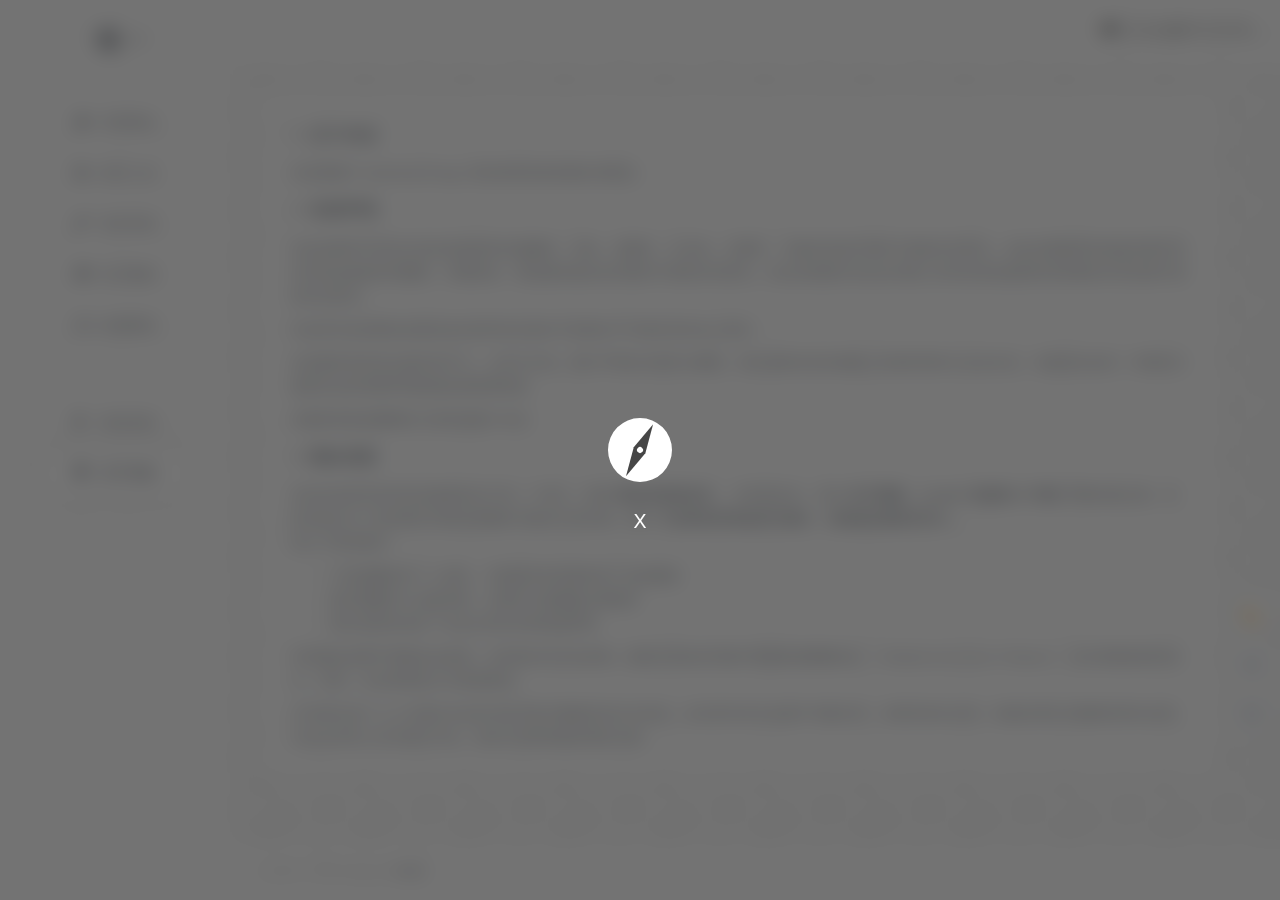
<file: about/index.html>
<!DOCTYPE html>
<html lang="zh-CN">


<head>
  <head>
  <meta charset="utf-8">
  <meta http-equiv="X-UA-Compatible" content="IE=edge">
  <meta name="viewport" content="width=device-width, initial-scale=1.0" />
  <meta name="author" content="X" />
  <title>星光导航 - X</title>
  <meta name="keywords" content="网址导航">
  <meta name="description" content="X">
  <link rel="shortcut icon" href="/favicon.ico">
  <link rel="stylesheet" href="https://s1.hdslb.com/bfs/static/jinkela/long/font/regular.css" />
  
<link rel="stylesheet" href="/css/style.min.css">
<link rel="stylesheet" href="/css/dark.min.css">
<link rel="stylesheet" href="/css/animation.min.css">
<link rel="stylesheet" href="/css/mobile.min.css">
<link rel="stylesheet" href="/css/loading.min.css">
<link rel="stylesheet" href="https://lf26-cdn-tos.bytecdntp.com/cdn/expire-1-y/font-awesome/6.0.0/css/all.min.css">
<link rel="stylesheet" href="/css/bootstrap.min.css">

  
<script src="https://cdn.staticfile.org/jquery/3.6.0/jquery.min.js"></script>

  <script>
    var userDefinedSearchData = {};
    var expandAll = false;
  </script>
  
<script src="/js/header.min.js"></script>

  <!-- HTML5 shim and Respond.js IE8 support of HTML5 elements and media queries -->
  <!--[if lt IE 9]>
        
<script src="/js/html5shiv.min.js"></script>

        
<script src="/js/respond.min.js"></script>

    <![endif]-->
  <!-- / FB Open Graph -->
  <meta property="og:type" content="article">
  <meta property="og:url" content="https://www.hissac.com/about/index.html">
  <meta property="og:title" content="星光导航">
  <meta property="og:description" content="X">
  <meta property="og:site_name" content="星光导航">
  
  <meta property="og:image" content="/images/webstack_banner_cn.png">
  
  <!-- / Twitter Cards -->
  <meta name="twitter:card" content="summary_large_image">
  <meta name="twitter:title" content="星光导航 - X">
  <meta name="twitter:description" content="X">
  
  <meta name="twitter:image" content="/images/webstack_banner_cn.png">
  
  
  <!-- 直接添加html内容即可 -->
<!-- 可设置多行 -->
<!-- Izitoast -->
<link rel="stylesheet" href="https://lf3-cdn-tos.bytecdntp.com/cdn/expire-1-M/izitoast/1.4.0/css/iziToast.min.css">
<script type="text/javascript"
    src="https://lf26-cdn-tos.bytecdntp.com/cdn/expire-1-M/izitoast/1.4.0/js/iziToast.min.js">
</script>
  
<meta name="generator" content="Hexo 5.4.2"></head>

</head>




<style>
  footer.main-footer {
    position: absolute;
    bottom: 0;
    width: 100%;
  }
</style>

<body class="page-body">
  <!--加载动画-->
  <div id="loading-box">
    <div class="spinner-box">
      <span class="loader"></span>
      <div class="loading-word">
        <p class="loading-title">X</p>
      </div>
    </div>
  </div>
  <div class="page-container">
    <div class="sidebar-menu toggle-others fixed">
  <div class="sidebar-menu-inner">
    <header class="logo-env">
      <div class="logo">
        <a href="/"><i class="fa-solid fa-compass"></i></a>
        <div class="logo-text">
          <a href="/">X</a>
        </div>
      </div>
      <div class="mobile-menu-toggle visible-xs">
        <a onclick="switchNightMode()">
          <i class="fa-solid fa-circle-half-stroke"></i>
        </a>
        <a href="" data-toggle="mobile-menu">
          <i class="fa-solid fa-bars"></i>
        </a>
      </div>
    </header>
    <ul id="main-menu" class="main-menu">
      
      <li class="">
        
          <a href="/#常用网站" class="smooth">
            
            <i class="fa-solid fa-star"></i>
            <span class="title">常用网站</span>
          </a>
      </li>
      
      <li class="">
        
          <a href="/#网页工具" class="smooth">
            
            <i class="fa-solid fa-screwdriver-wrench"></i>
            <span class="title">网页工具</span>
          </a>
      </li>
      
      <li class="">
        
          <a href="/#素材资源" class="smooth">
            
            <i class="fa-solid fa-marker"></i>
            <span class="title">素材资源</span>
          </a>
      </li>
      
      <li class="">
        
          <a href="/#知识教程" class="smooth">
            
            <i class="fa-solid fa-graduation-cap"></i>
            <span class="title">知识教程</span>
          </a>
      </li>
      
      <li class="">
        
          <a href="/#前端框架" class="smooth">
            
            <i class="fa-solid fa-laptop"></i>
            <span class="title">前端框架</span>
          </a>
      </li>
      
      <hr style="margin-bottom: 32px; border-top: none;" />
      
      <li class="submit-tag">
        <a href="/submit/">
          <i class="fa-solid fa-award"></i>
          <span class="tooltip-blue">网站收录</span>
        </a>
      </li>
      <li class="submit-tag active">
        <a href="/about/">
          <i class="fa-solid fa-circle-info"></i>
          <span class="tooltip-blue">关于本站</span>
        </a>
      </li>
      
    </ul>
  </div>
</div>

    <div class="main-content">
      <nav class="navbar user-info-navbar" id="navbar" role="navigation">
        <ul class="user-info-menu left-links list-inline list-unstyled">

          <li class="menu-item" style="margin-left:auto;margin-right: 10px;">
            <i class="fa-solid fa-message" style="margin-right:6px"></i>
            <span id="jinrishici-sentence">正在加载今日诗词....</span>
            <script src="https://sdk.jinrishici.com/v2/browser/jinrishici.js" charset="utf-8"></script>
          </li>
        </ul>
      </nav>
      <!-- 主体内容 -->
      <div class="panel-body">
        <h4><i class="fa-solid fa-angle-right"></i>关于本站</h4>
        <p>本站是基于 <a href="https://github.com/WebStackPage/WebStackPage.github.io" target="_blank">WebStackPage</a>
          项目修改而来的网址导航站</p>
        <h4><i class="fa-solid fa-angle-right"></i>免责声明</h4>
        <p>
          本站对网页中所显示的信息或资料的准确性、内容、完整性、合法性、可靠性、可操作性或可用性不承担任何责任。本站对链接到的其他页面中的任何信息或材料的删除、存储失败、错误提供或未及时提供不承担任何责任。本站对因通过本站访问网上的任何信息或材料而导致的任何伤害不承担任何责任。
        </p>
        <p>本站所包含的网站资源信息内的所有内容并不反映亦不代表任何本站之意见</p>
        <p>本站提供的所有内容仅供学习、分享与交流，我们不保证内容的正确性。通过使用本站内容随之而来的风险与本站无关。当使用本站时，代表你已接受本站的免费声明和隐私原则等条款</p>
        <p>本服务条款的解释权与修改权属于本站</p>
        <h4><i class="fa-solid fa-angle-right"></i>隐私条款</h4>
        <p>本站内目前涉及到浏览者隐私的只有一个地方，就是 <strong>网站收录留言区</strong> 。当你留言时，你的 <strong>电子邮箱、Cookie 信息和 IP 地址</strong>
          等都会被记录。这些信息仅为了改进我们的网站质量和可能的交流沟通。我们 <strong>不会将这些信息进行展示、出租或出售给任何人</strong>。<br />
          但以下情况除外：</p>
        <ul>
          <li>只有透露你的个人资料，才能提供您所要求的产品和服务</li>
          <li>我们需要听从法庭传票、法律命令或遵循法律程序</li>
          <li>我们发现你违反了本站已发布的条款或声明</li>
        </ul>
        <p>任何网站如果不想被本站收录，应该及时向本站反映，或是在网站的页面中根据拒绝蜘蛛协议（ Robots Exclusion Protocol ）加注拒绝收录的标记，否则，本站将视其为可收录网站。</p>
        <p><em>任何单位或个人认为通过本站的内容可能涉嫌侵犯其合法权益，应该及时向本站提交书面反馈，并提供身份证明、权属证明及详细侵权情况证明，本站在收到上述法律文件后，将会尽快移除被控侵权内容。</em>
        </p>
      </div>
      <!-- 悬浮窗 -->
      <div class="wapnone fk_service">
        <ul>
          <li class="fk_service_box fk_service_ax" onclick="switchNightMode()">
            <div class="fk_service_ax_cont" id="fk-span">
              <span class="fk_service_triangle" id="fk-span-right"></span>
              <span id="fk_service_text">切换夜间模式</span></div>
          </li>
          <li class="fk_service_box fk_service_home" onclick="window.location=('/')">
            <div class="fk_service_home_cont" id="fk-span">
              <span class="fk_service_triangle" id="fk-span-right"></span>回到首页</div>
          </li>
          <li class="fk_service_box fk_service_jk">
            <a data-toggle="sidebar">
              <div class="fk_service_jk_cont" id="fk-span">
                <span class="fk_service_triangle" id="fk-span-right"></span>切换侧边栏</div>
            </a>
          </li>
          <a rel="go-top">
            <li class="fk_service_box fk_service_upward" id="topup" style="display: none;">
              <div class="fk_service_upward_cont" id="fk-span"> <span class="fk_service_triangle"
                  id="fk-span-right"></span> <span>返回顶部</span>
              </div>
            </li>
          </a>
        </ul>
      </div>
      <!-- 悬浮窗 end -->
      <script>
        (function () {
          if (document.cookie.replace(/(?:(?:^|.*;\s*)night\s*\=\s*([^;]*).*$)|^.*$/, "$1") === '') {
            if (new Date().getHours() > 22 || new Date().getHours() < 6) {
              document.body.classList.add('night');
              document.cookie = "night=1;path=/";
            } else {
              document.body.classList.remove('night');
              document.cookie = "night=0;path=/";
            }
          } else {
            var night = document.cookie.replace(/(?:(?:^|.*;\s*)night\s*\=\s*([^;]*).*$)|^.*$/, "$1") || '0';
            if (night == '0') {
              document.body.classList.remove('night');
            } else if (night == '1') {
              document.body.classList.add('night');
            }
          }
        })();
      </script>
      <script>
        document.title = '关于本站 - X';
      </script>


<footer class="main-footer sticky footer-type-1">
  <div class="footer-inner">
    <!-- Add your copyright text here -->
    <p>

      &copy; 2023 - 2025
      Design by <a href="http://hissac.com" target="_blank"><strong>Hoax</strong></a> </a>
    </p>
    <!-- <div class="go-up">
      <a href="#" rel="go-top">
        <i class="fas fa-angle-up"></i>
      </a>
    </div> -->
  </div>
</footer>
</div>
</div>

<script src="/js/bootstrap.min.js"></script>
<script src="/js/TweenLite.min.js"></script>
<script src="/js/resizeable.min.js"></script>
<script src="/js/joinable.js"></script>
<script src="/js/xenon-api.min.js"></script>
<script src="/js/xenon-toggles.min.js"></script>
<script src="/js/xenon-custom.min.js"></script>





<!-- 直接添加html内容即可 -->
<!-- 可设置多行 -->

</body>

</html>
</file>
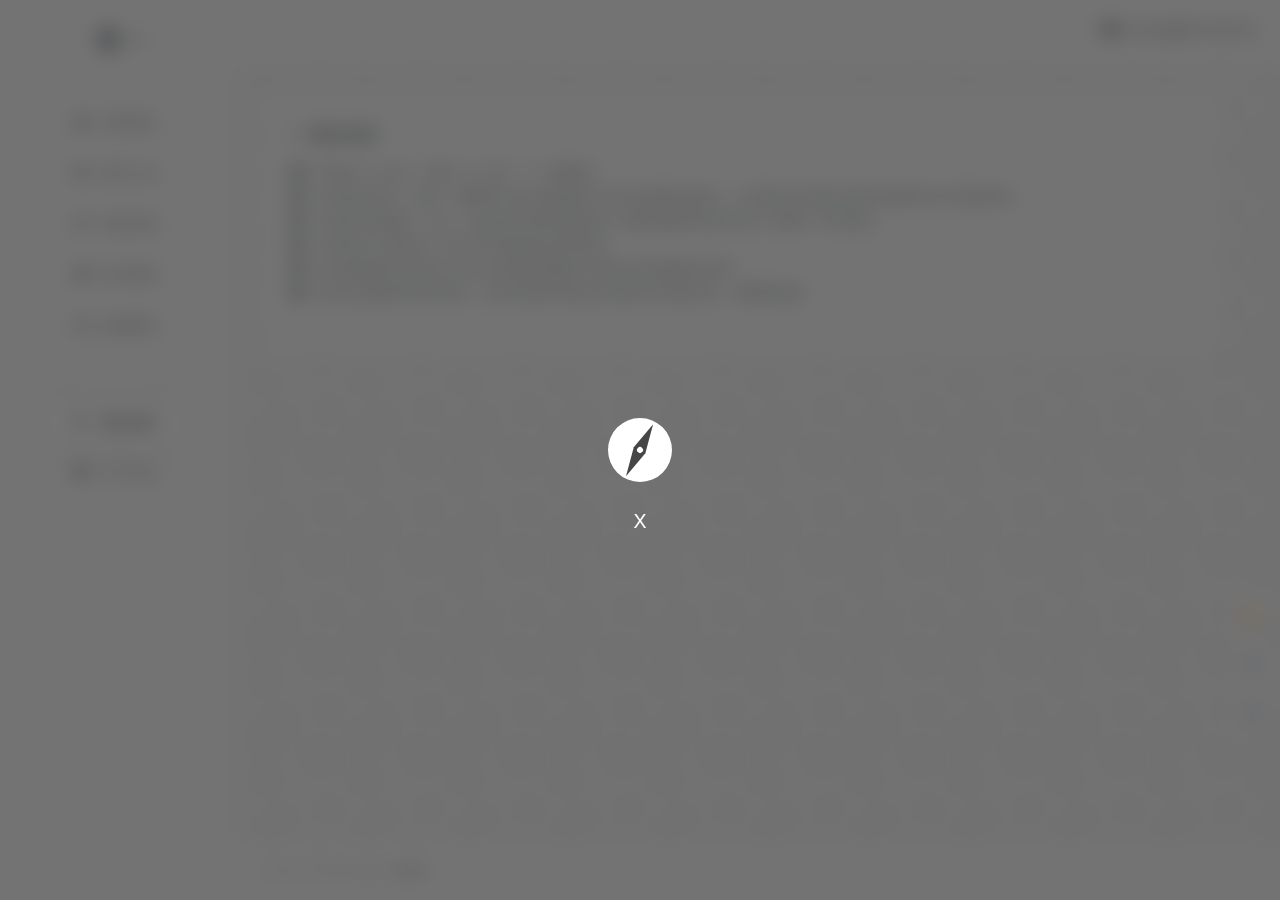
<file: submit/index.html>
<!DOCTYPE html>
<html lang="zh-CN">


<head>
  <head>
  <meta charset="utf-8">
  <meta http-equiv="X-UA-Compatible" content="IE=edge">
  <meta name="viewport" content="width=device-width, initial-scale=1.0" />
  <meta name="author" content="hoax" />
  <title>星光导航 - X</title>
  <meta name="keywords" content="网址导航">
  <meta name="description" content="X">
  <link rel="shortcut icon" href="/favicon.ico">
  <link rel="stylesheet" href="https://s1.hdslb.com/bfs/static/jinkela/long/font/regular.css" />
  
<link rel="stylesheet" href="/css/style.min.css">
<link rel="stylesheet" href="/css/dark.min.css">
<link rel="stylesheet" href="/css/animation.min.css">
<link rel="stylesheet" href="/css/mobile.min.css">
<link rel="stylesheet" href="/css/loading.min.css">
<link rel="stylesheet" href="https://lf26-cdn-tos.bytecdntp.com/cdn/expire-1-y/font-awesome/6.0.0/css/all.min.css">
<link rel="stylesheet" href="/css/bootstrap.min.css">

  
<script src="https://cdn.staticfile.org/jquery/3.6.0/jquery.min.js"></script>

  <script>
    var userDefinedSearchData = {};
    var expandAll = false;
  </script>
  
<script src="/js/header.min.js"></script>

  <!-- HTML5 shim and Respond.js IE8 support of HTML5 elements and media queries -->
  <!--[if lt IE 9]>
        
<script src="/js/html5shiv.min.js"></script>

        
<script src="/js/respond.min.js"></script>

    <![endif]-->
  <!-- / FB Open Graph -->
  <meta property="og:type" content="article">
  <meta property="og:url" content="https://www.hissac.com/submit/index.html">
  <meta property="og:title" content="星光导航 - X ">
  <meta property="og:description" content="X">
  <meta property="og:site_name" content="星光导航 - X">
  
  <meta property="og:image" content="/images/webstack_banner_cn.png">
  
  <!-- / Twitter Cards -->
  <meta name="twitter:card" content="summary_large_image">
  <meta name="twitter:title" content="星光导航 - X">
  <meta name="twitter:description" content="X">
  
  <meta name="twitter:image" content="/images/webstack_banner_cn.png">
  
  
  <!-- 直接添加html内容即可 -->
<!-- 可设置多行 -->
<!-- Izitoast -->
<link rel="stylesheet" href="https://lf3-cdn-tos.bytecdntp.com/cdn/expire-1-M/izitoast/1.4.0/css/iziToast.min.css">
<script type="text/javascript"
    src="https://lf26-cdn-tos.bytecdntp.com/cdn/expire-1-M/izitoast/1.4.0/js/iziToast.min.js">
</script>
  
<meta name="generator" content="Hexo 5.4.2"></head>

</head>





<style>
  footer.main-footer {
    position: absolute;
    bottom: 0;
    width: 100%;
  }
</style>

<body class="page-body">
  <!--加载动画-->
  <div id="loading-box">
    <div class="spinner-box">
      <span class="loader"></span>
      <div class="loading-word">
        <p class="loading-title">X</p>
      </div>
    </div>
  </div>
  <div class="page-container">
    <div class="sidebar-menu toggle-others fixed">
  <div class="sidebar-menu-inner">
    <header class="logo-env">
      <div class="logo">
        <a href="/"><i class="fa-solid fa-compass"></i></a>
        <div class="logo-text">
          <a href="/">X</a>
        </div>
      </div>
      <div class="mobile-menu-toggle visible-xs">
        <a onclick="switchNightMode()">
          <i class="fa-solid fa-circle-half-stroke"></i>
        </a>
        <a href="" data-toggle="mobile-menu">
          <i class="fa-solid fa-bars"></i>
        </a>
      </div>
    </header>
    <ul id="main-menu" class="main-menu">
      
      <li class="">
        
          <a href="/#常用网站" class="smooth">
            
            <i class="fa-solid fa-star"></i>
            <span class="title">常用网站</span>
          </a>
      </li>
      
      <li class="">
        
          <a href="/#网页工具" class="smooth">
            
            <i class="fa-solid fa-screwdriver-wrench"></i>
            <span class="title">网页工具</span>
          </a>
      </li>
      
      <li class="">
        
          <a href="/#素材资源" class="smooth">
            
            <i class="fa-solid fa-marker"></i>
            <span class="title">素材资源</span>
          </a>
      </li>
      
      <li class="">
        
          <a href="/#知识教程" class="smooth">
            
            <i class="fa-solid fa-graduation-cap"></i>
            <span class="title">知识教程</span>
          </a>
      </li>
      
      <li class="">
        
          <a href="/#前端框架" class="smooth">
            
            <i class="fa-solid fa-laptop"></i>
            <span class="title">前端框架</span>
          </a>
      </li>
      
      <hr style="margin-bottom: 32px; border-top: none;" />
      
      <li class="submit-tag active">
        <a href="/submit/">
          <i class="fa-solid fa-award"></i>
          <span class="tooltip-blue">网站收录</span>
        </a>
      </li>
      <li class="submit-tag">
        <a href="/about/">
          <i class="fa-solid fa-circle-info"></i>
          <span class="tooltip-blue">关于本站</span>
        </a>
      </li>
      
    </ul>
  </div>
</div>

    <div class="main-content">
      <nav class="navbar user-info-navbar" id="navbar" role="navigation">
        <ul class="user-info-menu left-links list-inline list-unstyled">
          <li class="menu-item" style="margin-left:auto;margin-right: 10px;">
            <i class="fa-solid fa-message" style="margin-right:6px"></i>
            <span id="jinrishici-sentence">正在加载今日诗词....</span>
            <script src="https://sdk.jinrishici.com/v2/browser/jinrishici.js" charset="utf-8"></script>
          </li>
        </ul>
      </nav>
      <!-- 主体内容 -->
      <div class="panel-body">
        <h4><i class="fa-solid fa-angle-right"></i>网站收录</h4>
        <p>
          <i class="fa-solid fa-circle-exclamation"></i>不收录个人站点，例如个人主页、个人博客等<br>
          <i class="fa-solid fa-circle-exclamation"></i>不收录有反动、色情、赌博等不良内容或提供不良内容链接的网站，以及网站名称或内容违反国家有关法规的网站<br>
          <i class="fa-solid fa-circle-exclamation"></i>不收录含有病毒、木马，弹出插件或恶意更改他人电脑设置的网站及有多个弹窗广告的网站<br>
          <i class="fa-solid fa-circle-exclamation"></i>不收录在正常情况下无法正常连接或浏览的网站<br>
          <i class="fa-solid fa-circle-exclamation"></i>本站保留收录决定权以及在本站网址数据库中相关内容的编辑决定权<br>
          <i class="fa-solid fa-circle-exclamation"></i>本站会定期检查所有网站，如发现收录的网站违背我们的收录标准，将删除链接
        </p>
        <hr>
        <div id="tcomment"></div>
        <script src="https://cdn.staticfile.org/twikoo/1.5.10/twikoo.all.min.js"></script>
        <script>
          twikoo.init({
            envId: 'twikoo-9g35ri44f12bc7f2', // 腾讯云环境填 envId；Vercel 环境填地址（https://xxx.vercel.app）
            el: '#tcomment', // 容器元素
            // region: 'ap-guangzhou', // 环境地域，默认为 ap-shanghai，腾讯云环境填 ap-shanghai 或 ap-guangzhou；Vercel 环境不填
            // path: location.pathname, // 用于区分不同文章的自定义 js 路径，如果您的文章路径不是 location.pathname，需传此参数
            // lang: 'zh-CN', // 用于手动设定评论区语言，支持的语言列表 https://github.com/imaegoo/twikoo/blob/main/src/js/utils/i18n/index.js
          })
        </script>
      </div>
      <!-- 悬浮窗 -->
      <div class="wapnone fk_service">
        <ul>
          <li class="fk_service_box fk_service_ax" onclick="switchNightMode()">
            <div class="fk_service_ax_cont" id="fk-span">
              <span class="fk_service_triangle" id="fk-span-right"></span>
              <span id="fk_service_text">切换夜间模式</span></div>
          </li>
          <li class="fk_service_box fk_service_home" onclick="window.location=('/')">
            <div class="fk_service_home_cont" id="fk-span">
              <span class="fk_service_triangle" id="fk-span-right"></span>回到首页</div>
          </li>
          <li class="fk_service_box fk_service_jk">
            <a data-toggle="sidebar">
              <div class="fk_service_jk_cont" id="fk-span">
                <span class="fk_service_triangle" id="fk-span-right"></span>切换侧边栏</div>
            </a>
          </li>
          <a rel="go-top">
            <li class="fk_service_box fk_service_upward" id="topup" style="display: none;">
              <div class="fk_service_upward_cont" id="fk-span"> <span class="fk_service_triangle"
                  id="fk-span-right"></span> <span>返回顶部</span>
              </div>
            </li>
          </a>
        </ul>
      </div>
      <!-- 悬浮窗 end -->
      <script>
        (function () {
          if (document.cookie.replace(/(?:(?:^|.*;\s*)night\s*\=\s*([^;]*).*$)|^.*$/, "$1") === '') {
            if (new Date().getHours() > 22 || new Date().getHours() < 6) {
              document.body.classList.add('night');
              document.cookie = "night=1;path=/";
            } else {
              document.body.classList.remove('night');
              document.cookie = "night=0;path=/";
            }
          } else {
            var night = document.cookie.replace(/(?:(?:^|.*;\s*)night\s*\=\s*([^;]*).*$)|^.*$/, "$1") || '0';
            if (night == '0') {
              document.body.classList.remove('night');
            } else if (night == '1') {
              document.body.classList.add('night');
            }
          }
        })();
      </script>
      <script>
        document.title = '网站收录 - X';
      </script>


<footer class="main-footer sticky footer-type-1">
  <div class="footer-inner">
    <!-- Add your copyright text here -->
    <p>

      &copy; 2023 - 2025
      Design by <a href="http://hissac.com" target="_blank"><strong>Hoax</strong></a> </a>
    </p>
    <!-- <div class="go-up">
      <a href="#" rel="go-top">
        <i class="fas fa-angle-up"></i>
      </a>
    </div> -->
  </div>
</footer>
</div>
</div>

<script src="/js/bootstrap.min.js"></script>
<script src="/js/TweenLite.min.js"></script>
<script src="/js/resizeable.min.js"></script>
<script src="/js/joinable.js"></script>
<script src="/js/xenon-api.min.js"></script>
<script src="/js/xenon-toggles.min.js"></script>
<script src="/js/xenon-custom.min.js"></script>



<script src="/js/lozad.min.js"></script>




<!-- 直接添加html内容即可 -->
<!-- 可设置多行 -->

</body>

</html>
</file>
<file: css/style.min.css>
html{height:100%}*{user-select:none}a{text-decoration:none!important;transition:.5s}a:hover{transition:.5s;text-decoration:none}p{color:#979898}label{font-weight:400!important}body{height:100%;font-family:system-ui,-apple-system,"Segoe UI",Roboto,"Helvetica Neue",Arial,"Noto Sans","Liberation Sans",sans-serif,"Apple Color Emoji","Segoe UI Emoji","Segoe UI Symbol","Noto Color Emoji"!important;background-color:#f2f2f2!important;background-image:url(../images/leaves-pattern.png);background-attachment:fixed;transition:.3s;font-family:HarmonyOS_Regular,sans-serif!important}.col-sm-3{width:20%!important;float:left!important}.logo-env{height:80px;display:flex;align-items:center;justify-content:center}.logo-env .logo{display:flex;align-items:center;font-size:1.95rem;transition:.3s;cursor:pointer}.logo-env .logo:hover{transform:scale(1.05);transition:.3s}.logo-env .logo:active{transform:scale(1);transition:.3s}.logo-env .logo i{margin:6px 10px;font-size:2.45rem;transition:.3s}.sidebar-menu.collapsed .logo-text{display:none}.sidebar-menu.collapsed .logo-env .logo i{font-size:3.45rem;transition:.3s}.sidebar-menu{transition:.3s cubic-bezier(.65,.05,.36,1);display:table-cell;position:relative;width:230px;background:#ffffffa6;z-index:1}.sidebar-menu .main-menu{padding-left:40px;padding-right:40px;margin-top:20px;margin-bottom:20px;list-style:none}.sidebar-menu .main-menu a{padding:13px 5px;margin-bottom:4px;display:flex;justify-content:center;align-items:center;font-size:1.45rem;border-radius:25px}.sidebar-menu .main-menu a:hover{background:#d0d0d0;cursor:pointer}.sidebar-menu .main-menu a:active{transform:scale(.9)}.sidebar-menu .main-menu a>i{display:inline-block;margin-right:10px;margin-bottom:2px}.sidebar-menu .main-menu a>span{display:inline-block}.sidebar-menu .main-menu a>.label{margin-top:1px}.sidebar-menu .main-menu a>.badge{font-size:75%;line-height:1.2}.sidebar-menu .main-menu li.active>a{background:#fff;font-weight:700;transition:.3s;box-shadow:0 0 24px rgba(0,0,0,.15)}.sidebar-menu .main-menu li.has-sub>a:before{position:relative;font-family:FontAwesome;content:'\f107';float:right;color:#6d747a;margin-left:10px;-webkit-transform:rotate(-90deg);-moz-transform:rotate(-90deg);-o-transform:rotate(-90deg);-ms-transform:rotate(-90deg);transform:rotate(-90deg);-webkit-transition:all 150ms ease-in-out;-moz-transition:all 150ms ease-in-out;-o-transition:all 150ms ease-in-out;transition:all 150ms ease-in-out}.sidebar-menu .main-menu li.has-sub.expanded>a:before,.sidebar-menu .main-menu li.has-sub.opened>a:before{-webkit-transform:rotate(0);-moz-transform:rotate(0);-o-transform:rotate(0);-ms-transform:rotate(0);transform:rotate(0)}.sidebar-menu .main-menu>li.opened>ul{display:block}.sidebar-menu .main-menu>li.opened .opened>ul{display:block}.sidebar-menu .main-menu ul{display:none;margin:0;padding:0;overflow:hidden;list-style:none}.sidebar-menu .main-menu ul li{position:relative}.sidebar-menu .main-menu ul li a{padding-left:35px}.sidebar-menu .main-menu ul li ul li a{padding-left:60px}.sidebar-menu .main-menu ul li ul li ul li a{padding-left:85px}.sidebar-menu .main-menu ul li ul li ul li ul li a{padding-left:110px}.ps-scrollbar-y-rail{display:none}.sidebar-menu.fixed{height:100%}.sidebar-menu.fixed .sidebar-menu-inner{position:fixed;left:0;top:0;bottom:0;width:inherit;overflow:hidden}.page-body.right-sidebar .sidebar-menu.fixed .sidebar-menu-inner{left:auto;right:0}.user-info-navbar{background:#ffffffa6;min-height:0;border:0;padding:0;margin:-30px;margin-bottom:30px}.list-inline{display:flex;height:60px;margin:0 0 0 10px!important}.menu-item{display:flex!important;align-items:center;margin-left:10px;padding:0!important;font-size:1.55rem}.menu-item a{padding:10px}.menu-item a:hover{background:#d0d0d0;transition:.3s;border-radius:4px}.menu-item a:active{transform:scale(.9);transition:.3s}#search{max-width:700px;margin:60px auto 20px}#search form{position:relative}#search-text{padding:9pt;width:100%;height:50px;font-size:1pc;border:0;border-radius:3px;background-color:#fff}#search button{position:absolute;top:0;right:0;background:rgb(44 46 47 / 80%);border:0;width:60px;height:36px;margin:8px;line-height:36px;border-radius:3px;transition:.3s}#search button:hover{background:#313437;cursor:pointer;transition:.3s}#search button i{color:#fff;font-size:18px}.search-group{display:none;padding-left:75px}.s-current .search-type{padding-left:0;display:block}.s-current .search-type::-webkit-scrollbar{height:0}.s-current{display:block}#search-list{position:relative}.s-type{position:absolute;top:0;left:0;z-index:13;width:75px}.s-type:hover{height:auto}.s-type>span{display:block;height:31px;width:75px}.s-type-list{display:none;position:absolute;top:31px;padding:6px 0;width:70px;background:#fff;border-radius:5px;box-shadow:0 9px 20px rgba(0,0,0,.16)}.s-type-list:before{position:absolute;top:-16px;left:24px;content:'';display:block;width:0;height:0;border:10px solid transparent;border-bottom-color:#fff}.s-type-list label{display:block;font-size:15px;text-align:center;font-weight:400;margin-bottom:0;padding:6px 0;cursor:pointer;transition:.3s}.s-type-list label:hover{background:rgba(136,136,136,.1)}.s-type-list .tile-lg{color:#fff;width:3pc;height:3pc;font-size:1.25rem;line-height:3rem;border-radius:.3rem;display:block;margin:auto}.s-type:hover .s-type-list{display:block}.type-text{position:absolute;left:0;width:75px;padding-left:18px;font-size:1.45rem;line-height:31px}.type-text:after{content:"\f105";font-family:FontAwesome;margin:0 0 0 8px}.search-type{white-space:nowrap;margin:0}.search-type label{margin:0}.search-type li{display:inline-block}.search-type li label{display:inline-block;padding:0 11px;font-size:14px;line-height:31px;border-radius:3px 3px 0 0;cursor:pointer;transition:.3s}.search-type input:checked+label,.search-type input:hover+label{background-color:#fff!important}.set-check{margin-top:3px;font-size:9pt}.set-check label{margin-left:3px}.set-check input,.set-check label{opacity:0;transition:all .3s ease}.search-type li{list-style:none;display:inline-block}.search-type{overflow:auto!important}#search-text{transition:.3s}#search-text:hover{box-shadow:0 6px 12px -4px rgb(0 0 0 / 20%);transition:.3s}#search button{height:100%;margin:auto!important}#search button i{margin:16px}.box2{height:86px;cursor:pointer;border-radius:4px;padding:0 30px 0 30px;background-color:#fff;border-radius:4px;border:1px solid #e4ecf3;margin:20px 0 0 0;-webkit-transition:all .3s ease;-moz-transition:all .3s ease;-o-transition:all .3s ease;transition:all .3s ease}.box2:hover{transform:translateY(-6px);-webkit-transform:translateY(-6px);-moz-transform:translateY(-6px);box-shadow:0 26px 40px -24px rgba(0,36,100,.3);-webkit-box-shadow:0 26px 40px -24px rgba(0,36,100,.3);-moz-box-shadow:0 26px 40px -24px rgba(0,36,100,.3);-webkit-transition:all .3s ease;-moz-transition:all .3s ease;-o-transition:all .3s ease;transition:all .3s ease}.xe-comment-entry img{float:left;display:block;margin-right:10px}.xe-comment{transform:translateY(-50%);position:absolute;margin-left:50px;top:50%}.xe-comment p{margin-bottom:0;margin-right:15px}.xe-widget.xe-conversations{position:relative;background:#fff;margin-bottom:0;padding:15px}.overflowClip_1{overflow:hidden;text-overflow:ellipsis;display:-webkit-box;-webkit-line-clamp:1;-webkit-box-orient:vertical;margin-right:4px}.overflowClip_2{overflow:hidden;text-overflow:ellipsis;display:-webkit-box;-webkit-line-clamp:2;-webkit-box-orient:vertical}.img-circle{padding:7px 0}.page-container{display:table;width:100%;height:100%;vertical-align:top;border-collapse:collapse;border-spacing:0;table-layout:fixed}.page-container .main-content{display:table-cell;position:relative;z-index:1;padding:30px;padding-bottom:0;vertical-align:top;word-break:break-word;width:100%;-webkit-transition:opacity .1s ease-in-out;-moz-transition:opacity .1s ease-in-out;-o-transition:opacity .1s ease-in-out;transition:opacity .1s ease-in-out}.tooltip-inner{border-radius:4px!important;padding:6px 10px!important}.panel-body{border-radius:4px;background:#ffffffa6;padding:15px 30px!important;margin:30px 30px 30px 0;font-size:1.45rem;color:#373e4a;line-height:24px}.panel-body h4{font-weight:700;font-size:1.75rem;margin:16px 0}.panel-body h4 i{margin-right:8px}.panel-body p{color:#373e4a;line-height:24px}.panel-body i{margin-right:8px}.fk_service{max-height:232px;position:fixed;right:8px;top:66%;font-size:14px;color:#243558;z-index:10000}.fk_service ul{margin:0;padding:0;position:absolute;right:0}.fk_service li{list-style-type:none}.fk_service li>div{box-sizing:border-box;box-shadow:0 0 9px 0 rgba(0,0,0,.1)}.fk_service_box{width:40px;height:40px;background:#fff;margin-bottom:10px;border-radius:4px;box-sizing:border-box;box-shadow:0 0 9px 0 rgba(0,0,0,.1);transition:.3s}.fk_service_triangle{top:12px;right:-11px;position:absolute;border-top:7px solid transparent;border-bottom:7px solid transparent;border-left:11px solid #e1e6ec;z-index:1010;transition:.3s}.fk_service_triangle:after{content:"\20";top:-6px;right:1px;position:absolute;border-top:6px solid transparent;border-bottom:6px solid transparent;border-left:10px solid #fff;z-index:1000;transition:.3s}.fk_service_triangle:before{content:"\20";width:80px;height:45px;top:-20px;right:-52px;position:absolute;background:rgba(0,0,0,0);transition:.3s}@keyframes fade-in{0%{opacity:.4;right:82px}100%{opacity:1;right:62px}}.fk_service_upward{background:url(../images/ico/up.png) no-repeat center center #fff;background-size:60% 60%}.fk_service_upward:hover{border:0;background:url(../images/ico/up-dark.png) no-repeat center center #4f7cfc;background-size:60% 60%;cursor:pointer}.fk_service_upward:hover .fk_service_upward_cont{display:block;opacity:1;transition:linear .2s;animation-name:fade-in;animation-duration:.3s;animation-iteration-count:1;animation-delay:0s}.fk_service_upward_cont{width:90px;height:40px;line-height:40px;border-radius:3px;color:#000;background:#fff;right:62px;position:absolute;text-align:center;border:1px solid #e1e6ec;display:none;opacity:0;box-shadow:0 0 9px 0 rgb(0 0 0 / 10%)}.fk_service_jk{background:url(../images/ico/menu.png) no-repeat center center #fff;background-size:60% 60%}.fk_service_jk:hover{background:url(../images/ico/menu-dark.png) no-repeat center center #4f7cfc;background-size:60% 60%;cursor:pointer}.fk_service_jk:hover .fk_service_jk_cont{display:block;opacity:1;transition:linear .2s;animation-name:fade-in;animation-duration:.3s;animation-iteration-count:1;animation-delay:0s}.fk_service_jk_cont{width:110px;height:40px;color:#000;line-height:40px;background:#fff;border-radius:5px;right:62px;text-align:center;position:absolute;display:none;border:1px solid #e1e6ec;box-shadow:0 0 9px 0 rgb(0 0 0 / 10%)}.fk_service_dh{background:url(../images/ico/nav.png) no-repeat center center #fff;background-size:60% 60%}.fk_service_dh:hover{border:0;background:url(../images/ico/nav-dark.png) no-repeat center center #4f7cfc;background-size:60% 60%;cursor:pointer}.fk_service_dh:hover .fk_service_dh_cont{display:block;opacity:1;transition:linear .2s;animation-name:fade-in;animation-duration:.3s;animation-iteration-count:1;animation-delay:0s}.fk_service_dh_cont{width:120px;height:40px;line-height:40px;background:#fff;border-radius:5px;right:62px;text-align:center;position:absolute;display:none;border:1px solid #e1e6ec}.fk_service_home{background:url(../images/ico/home.png) no-repeat center center #fff;background-size:60% 60%}.fk_service_home:hover{border:0;background:url(../images/ico/home-dark.png) no-repeat center center #4f7cfc;background-size:60% 60%;cursor:pointer}.fk_service_home:hover .fk_service_home_cont{display:block;opacity:1;transition:linear .2s;animation-name:fade-in;animation-duration:.3s;animation-iteration-count:1;animation-delay:0s}.fk_service_home_cont{width:90px;height:40px;line-height:40px;background:#fff;border-radius:5px;right:62px;text-align:center;position:absolute;display:none;border:1px solid #e1e6ec}.fk_service_ax{background:url(../images/ico/sun.png) no-repeat center center #fff;background-size:50% 50%}.fk_service_ax:hover{border:0;background:url(../images/ico/sun.png) no-repeat center center #4f7cfc;background-size:50% 50%;cursor:pointer}.fk_service_ax:hover .fk_service_ax_cont{display:block;opacity:1;transition:linear .2s;animation-name:fade-in;animation-duration:.3s;animation-iteration-count:1;animation-delay:0s}.fk_service_ax_cont{width:112px;height:40px;line-height:40px;background:#fff;border-radius:5px;right:62px;text-align:center;position:absolute;display:none;border:1px solid #e1e6ec}::-webkit-scrollbar{width:6px;height:6px;background-color:#ffffff00}::-webkit-scrollbar-thumb{border-radius:4px;background-color:#767676}::-webkit-scrollbar-thumb:hover{background-color:#484848}#bulletin_box{margin-bottom:40px;padding:5px 10px;background:#fff;border-radius:4px}.d-flex{display:flex;align-items:center}.bulletin-ul{margin:2px;padding-left:10px}footer.main-footer{padding:20px 30px;font-size:12px;margin-left:-30px;margin-right:-30px;margin-top:10px;background-color:#ffffffa6}footer.main-footer p{margin:0}.page-container+footer.main-footer{margin-left:0;margin-right:0}.page-container+footer.main-footer .footer-inner{max-width:1080px;margin-left:auto;margin-right:auto}footer.main-footer .footer-text{float:left}footer.main-footer.fixed{position:fixed;left:0;right:0;bottom:0;margin-left:0;margin-right:0;margin-top:10px!important}.tk-submit .tk-avatar{display:none!important}.tk-row.actions{margin-left:0!important}.tk-preview-container{margin-left:0!important}.tk-comments-title{font-size:1.95rem!important}code[class*=language-],pre[class*=language-]{text-shadow:none!important}pre{border-radius:4px!important}.iziToast-texts{max-width:300px!important;min-width:200px!important}.iziToast-body .iziToast-message{line-height:18px!important}.iziToast:after{box-shadow:0 2px 12px 0 rgba(0,0,0,.1)!important;border-radius:8px!important}.iziToast-message.slideIn{margin-top:5px!important}.iziToast-message{word-break:break-all!important}@media screen and (max-width:500px){.iziToast-texts{max-width:unset!important;min-width:unset!important}}@media print{.sidebar-menu{display:none}#bulletin_box{display:none}.main-content{padding:0!important}.main-content .page-title,.main-content .user-info-navbar,.main-content footer.main-footer{display:none}.main-content>.panel{margin-bottom:0}.main-content>.panel+.panel{margin-top:30px}}
</file>
<file: css/dark.min.css>
body.night a{color:#d8d8d8!important}body.night{background-color:#232323!important;background-image:url(../images/leaves-pattern-dark.png)!important;transition:.3s}body.night .board{background:#2c2e2f;box-shadow:0 0 6px #00000061}body.night .board a{color:#d6d6d6}body.night .tpwidget_text_hook,body.night .tpwidget_title_hook{color:#fdfdfd}body.night,body.night #body{background-color:#2c2e2f!important;color:#a9a9a9!important}body.night .text-gray{color:#f8f8f8}body.night .xe-widget.xe-conversations{background:#464646}body.night .box2{border:1px solid #3f4142}body.night .xe-comment a{color:#d8d8d8}body.night .xe-comment p{color:#979898!important}body.night .box2:hover{box-shadow:0 26px 40px -24px #fff;-webkit-box-shadow:0 26px 40px -24px rgba(130,130,130,.13);-moz-box-shadow:0 26px 40px -24px rgba(0,36,100,.3);-webkit-transition:all .3s cubic-bezier(.25,.1,.14,1.43);-moz-transition:all .3s ease;-o-transition:all .3s ease;transition:all .3s ease-out;background-color:#232323!important}body.night .tpwthwidt .front_37Zqj25,body.night .tpwthwidt .widget_ctONpAN{background:#535656;color:red!important}body.night .tpwthwidt .weakText_3SLbaEo{color:#fdfdfd}body.night .tpwthwidt .baseText_31obwQ4{color:#ccc}body.night footer.main-footer{background-color:#464646a6}body.night .footer-text a{color:#a9a9a9}body.night .footer-text a:hover,body.night footer-text a:focus{color:#fff;text-decoration:none}body.night .panel{background:#2c2e2f}body.night blockquote{border-left:5px solid #000}body.night .respond a{color:#cecece}body.night .respond .textarea{background-color:#2b2b2b;margin-top:50px;border-radius:15px;padding:10px}.go-up{right:10px!important;position:fixed!important;bottom:20px!important;height:20px}body.night .go-up a{background-color:rgb(88 88 88)!important;padding:15px 20px!important;border-radius:50%!important}body.night .go-up a:hover{background-color:rgb(123 123 123)!important}.footer-inner #busuanzi_container_site_pv,.footer-inner #busuanzi_container_site_uv{font-weight:700}.footer-inner #busuanzi_value_site_pv,.footer-inner #busuanzi_value_site_uv{color:#373e4a}.main-menu #busuanzi_value_site_pv,.main-menu #busuanzi_value_site_uv{float:right}.sidebar-menu .main-menu a>i{width:16px}.night .sidebar-menu{background:#464646a6}.night .sidebar-menu .main-menu a:hover{background:#313233}.night .sidebar-menu .main-menu li.active>a{background:#464646}.night .user-info-navbar{background-color:#464646a6!important}.night .menu-item{color:#d8d8d8}.night .menu-item a:hover{background:#464646}.night span.dark-text{color:#ddd9ce!important}.night #search-text,.night .search-type input:checked+label,.night .search-type input:hover+label{background-color:#464646!important}.night .s-type-list{background-color:#464646;box-shadow:0 9px 20px rgba(0,0,0,.3)}.night .s-type-list:before{border-bottom-color:#464646}body.night .submit{color:#a5a5a5;background-color:#0000008f;border:0;border-radius:5px;padding:5px 10px;font-size:15px;float:right;margin-top:10px}body.night #search button i{color:#b1b1b1}body.night #search-text{background-color:#464646;color:#bdbdbd}.search-type input:hover+label,body.night .search-type input:checked+label{background-color:#464646}body.night .s-type-list{background:#464646;box-shadow:0 0 6px rgba(0,0,0,.16)}body.night .xe-comment-entry img{filter:brightness(95%)}body.night .search-input{border:1px solid #424242;border-radius:10px;background-color:#424242}body.night .search-engine{background:#424242;box-shadow:0 5px 20px 0 #2c2e2f}body.night .search-engine-list li{background:#424242}.night #bulletin_box{background:#464646}.night .panel-body{background:#464646a6;color:#d8d8d8}.night .panel-body p{color:#d8d8d8}.night .fk_service_ax{background:url(../images/ico/sun.svg) no-repeat center center #464646;background-size:60% 60%}.night .fk_service_ax:hover{background:url(../images/ico/sun.svg) no-repeat center center #313233;background-size:60% 60%}.night .fk_service_jk{background:url(../images/ico/menu-dark.png) no-repeat center center #464646;background-size:60% 60%}.night .fk_service_jk:hover{background:url(../images/ico/menu-dark.png) no-repeat center center #313233;background-size:60% 60%}.night .fk_service_dh{background:url(../images/ico/nav-dark.png) no-repeat center center #464646;background-size:60% 60%}.night .fk_service_dh:hover{background:url(../images/ico/nav-dark.png) no-repeat center center #313233;background-size:60% 60%}.night .fk_service_upward{background:url(../images/ico/up-dark.png) no-repeat center center #464646;background-size:60% 60%}.night .fk_service_upward:hover{background:url(../images/ico/up-dark.png) no-repeat center center #313233;background-size:60% 60%}.night .fk_service_home{background:url(../images/ico/home-dark.png) no-repeat center center #464646;background-size:60% 60%}.night .fk_service_home:hover{background:url(../images/ico/home-dark.png) no-repeat center center #313233;background-size:60% 60%}.night #fk-span{background:#2c2e2f;border:1px solid #2c2e2f;color:#dfdfdf;transition:.3s}.night #fk-span-right{border-left:10px solid #2c2e2f;transition:.3s}.night #fk-span-right:after{border-left:10px solid #2c2e2f;transition:.3s}.night code[class*=language-],.night pre[class*=language-]{color:#d8d8d8!important;background:#464646!important}.night pre{border:1px solid #464646!important}.night .iziToast:after{border-radius:8px!important}.night .iziToast{background:#333 none repeat scroll 0 0!important}.night .iziToast-title.slideIn{color:#aaa!important}.night .iziToast-message.slideIn{color:#aaa!important}.night .iziToast-icon{color:#aaa!important}.night .iziToast>.iziToast-progressbar{background:#333!important}.night .iziToast>.iziToast-progressbar>div{background:#aaa!important}.night .iziToast>.iziToast-close{background:url([data-uri]) no-repeat 50% 50%!important;background-size:8px!important}
</file>
<file: css/animation.min.css>
@-moz-keyframes tabshow{0%{-webkit-transform:translateY(15px);-moz-transform:translateY(15px);-o-transform:translateY(15px);-ms-transform:translateY(15px);transform:translateY(15px)}100%{-webkit-transform:translateY(0);-moz-transform:translateY(0);-o-transform:translateY(0);-ms-transform:translateY(0);transform:translateY(0)}}@-webkit-keyframes tabshow{0%{-webkit-transform:translateY(15px);-moz-transform:translateY(15px);-o-transform:translateY(15px);-ms-transform:translateY(15px);transform:translateY(15px)}100%{-webkit-transform:translateY(0);-moz-transform:translateY(0);-o-transform:translateY(0);-ms-transform:translateY(0);transform:translateY(0)}}@-o-keyframes tabshow{0%{-webkit-transform:translateY(15px);-moz-transform:translateY(15px);-o-transform:translateY(15px);-ms-transform:translateY(15px);transform:translateY(15px)}100%{-webkit-transform:translateY(0);-moz-transform:translateY(0);-o-transform:translateY(0);-ms-transform:translateY(0);transform:translateY(0)}}@keyframes tabshow{0%{-webkit-transform:translateY(15px);-moz-transform:translateY(15px);-o-transform:translateY(15px);-ms-transform:translateY(15px);transform:translateY(15px)}100%{-webkit-transform:translateY(0);-moz-transform:translateY(0);-o-transform:translateY(0);-ms-transform:translateY(0);transform:translateY(0)}}.s-type-list{animation:tabshow;animation-duration:.3s;-webkit-animation:tabshow .3s}@keyframes right-in{0%{opacity:.1}100%{opacity:1}}@media screen and (max-width:768px){.main-menu.mobile-is-visible{animation:right-in;animation-duration:.3s;-webkit-animation:right-in .3s}}@-moz-keyframes right-on{0%{-webkit-transform:translateX(60px);-moz-transform:translateX(60px);-o-transform:translateX(60px);-ms-transform:translateX(60px);transform:translateX(60px),}100%{-webkit-transform:translateX(0);-moz-transform:translateX(0);-o-transform:translateX(0);-ms-transform:translateX(0);transform:translateX(0),}}@-webkit-keyframes right-on{0%{-webkit-transform:translateX(60px);-moz-transform:translateX(60px);-o-transform:translateX(60px);-ms-transform:translateX(60px);transform:translateX(60px),}100%{-webkit-transform:translateX(0);-moz-transform:translateX(0);-o-transform:translateX(0);-ms-transform:translateX(0);transform:translateX(0),}}@-o-keyframes right-on{0%{-webkit-transform:translateX(60px);-moz-transform:translateX(60px);-o-transform:translateX(60px);-ms-transform:translateX(60px);transform:translateX(60px),}100%{-webkit-transform:translateX(0);-moz-transform:translateX(0);-o-transform:translateX(0);-ms-transform:translateX(0);transform:translateX(0),}}@keyframes right-on{0%{-webkit-transform:translateX(60px);-moz-transform:translateX(60px);-o-transform:translateX(60px);-ms-transform:translateX(60px);transform:translateX(60px),}100%{-webkit-transform:translateX(0);-moz-transform:translateX(0);-o-transform:translateX(0);-ms-transform:translateX(0);transform:translateX(0),}}#topup{animation:right-on;animation-duration:.3s;-webkit-animation:right-on .3s}
</file>
<file: css/mobile.min.css>
@media (max-width:1200px){.col-sm-3{width:25%!important}}@media (max-width:768px){.col-sm-3{width:33.3%!important}}@media (max-width:580px){.col-sm-3{width:50%!important}}@media screen and (max-width:768px){.sidebar-menu .main-menu{margin-top:10px;margin-bottom:10px}}@media screen and (min-width:768px){.sidebar-menu .main-menu ul li.is-hidden{left:-20px;zoom:1;-webkit-opacity:0;-moz-opacity:0;opacity:0}.sidebar-menu.collapsed{width:80px;z-index:10;overflow:visible}.sidebar-menu.collapsed .hidden-collapsed{display:none!important}.sidebar-menu.collapsed+.main-content .main-footer{left:80px}.sidebar-menu.collapsed .sidebar-menu-inner{overflow:visible;position:fixed}.sidebar-menu.collapsed .logo-env{padding:18px 0}.sidebar-menu.collapsed .logo-env .logo-collapsed{display:block;text-align:center}.sidebar-menu.collapsed .logo-env .logo-collapsed img{display:inline-block}.sidebar-menu.collapsed .logo-env .logo-expanded,.sidebar-menu.collapsed .logo-env .settings-icon{display:none}.sidebar-menu.collapsed .logo-env .logo{float:none}.sidebar-menu.collapsed .main-menu{padding-left:0;padding-right:0}.sidebar-menu.collapsed .main-menu>li{text-align:center;position:relative;transition:.3s}.sidebar-menu.collapsed .main-menu>li:hover{transition:.3s}.sidebar-menu.collapsed .main-menu>li>a>i{margin-right:0;font-size:16px}.sidebar-menu.collapsed .main-menu a{border-radius:0;flex-direction:column}.sidebar-menu.collapsed .main-menu a>span{margin-top:4px}}@media screen and (max-width:768px){.logo-env .logo{margin-right:auto}.page-container{display:block}.page-container .main-content,.page-container .sidebar-menu{display:block;width:100%;height:auto}.page-container .sidebar-menu{position:relative}.page-container .sidebar-menu .sidebar-menu-inner{position:relative}.page-container .sidebar-menu .sidebar-menu-inner .logo-env,.page-container .sidebar-menu .sidebar-menu-inner .main-menu{padding-left:20px;padding-right:20px}.page-container .sidebar-menu .sidebar-menu-inner .logo-env{margin-bottom:0;padding-top:20px;padding-bottom:20px}.page-container .sidebar-menu .sidebar-menu-inner .logo-env .mobile-menu-toggle{float:right}.page-container .sidebar-menu .sidebar-menu-inner .logo-env .mobile-menu-toggle a{margin-left:20px}.page-container .sidebar-menu .sidebar-menu-inner .logo-env .mobile-menu-toggle a i{font-size:18px;position:relative}.page-container .sidebar-menu .sidebar-menu-inner .main-menu{display:none;margin-bottom:0}.page-container .sidebar-menu .sidebar-menu-inner .main-menu.mobile-is-visible{display:block}.page-container .sidebar-menu .sidebar-menu-inner .main-menu.mobile-is-visible.both-menus-visible{margin-top:0;padding-top:0}.page-container .sidebar-menu .sidebar-menu-inner .main-menu>li:last-child>a{border-bottom:0}.page-container .main-content .navbar.user-info-navbar{display:none}.page-container .main-content .navbar.user-info-navbar.mobile-is-visible{display:block}.page-container .main-content .navbar.user-info-navbar .user-info-menu>li{min-height:0!important}.page-container .main-content .navbar.user-info-navbar .user-info-menu>li>a,.page-container .main-content .navbar.user-info-navbar .user-info-menu>li>form{padding-top:20px;padding-bottom:20px}.page-container .main-content .navbar.navbar.horizontal-menu .navbar-inner>.nav>li.user-profile>a>span,.page-container .main-content .navbar.user-info-navbar .user-info-menu>li.user-profile>a>span{display:none}.page-container .main-content .navbar.user-info-navbar .user-info-menu>li a>.badge{top:10px}.page-container .main-content .main-footer{position:relative;left:0;right:auto;margin-left:-30px;margin-right:-30px}.page-container{position:relative}.page-container #chat{left:auto;margin:0;width:340px}.page-container #chat .chat-conversation{bottom:auto;position:absolute;left:0;top:0}.chat-open .page-container{left:-340px}}@media screen and (max-width:767px){#search{margin:25px auto 15px}.s-type-list label{padding:5px 0}.search-type{overflow:scroll}.search-list{height:30px;overflow-y:hidden;overflow-x:scroll;white-space:nowrap}}@media screen and (min-width:768px){#search{margin:80px auto 14px!important}}@media screen and (max-width:768px){.fk_service_ax,.fk_service_dh,.fk_service_jk{display:none}.fk_service{top:84%!important;right:2%!important}#fk-span{display:none}}@media screen and (min-width:991px){.row{margin-right:12px!important}}
</file>
<file: css/loading.min.css>
#loading-box{position:fixed;z-index:999998;width:100%;height:100%;background-color:rgb(81 81 81 / 80%);transition:all .7s cubic-bezier(.42,0,0,1.01);backdrop-filter:blur(10px)}.night #loading-box{background-color:rgb(18 18 18 / 80%)}#loading-box .loading-right-bg{right:0}#loading-box>.spinner-box{position:fixed;z-index:999999;display:flex;justify-content:center;align-items:center;width:100%;height:100vh}#loading-box .spinner-box .loading-word{position:absolute;color:#fff;font-size:.95rem;transform:translateY(64px);text-align:center}.loading-title{font-size:1.95rem;margin:20px 10px 4px 10px;color:#fff}#loading-box .spinner-box .configure-core{width:100%;height:100%;background-color:#37474f}.loader{width:64px;height:64px;position:relative;background:#fff;border-radius:50%;transform:rotate(45deg);animation:rotate 2s linear infinite}.loader:before{content:"";position:absolute;left:50%;top:50%;width:15px;height:30px;background:#464646;transform:skew(5deg,60deg) translate(-50%,-5%)}.loader:after{content:"";position:absolute;left:50%;top:50%;width:6px;height:6px;border-radius:50%;background:#fff;transform:translate(-50%,-50%)}@keyframes rotate{0%{transform:rotate(45deg)}30%,50%,70%{transform:rotate(230deg)}40%,60%,80%{transform:rotate(240deg)}100%{transform:rotate(245deg)}}
</file>
